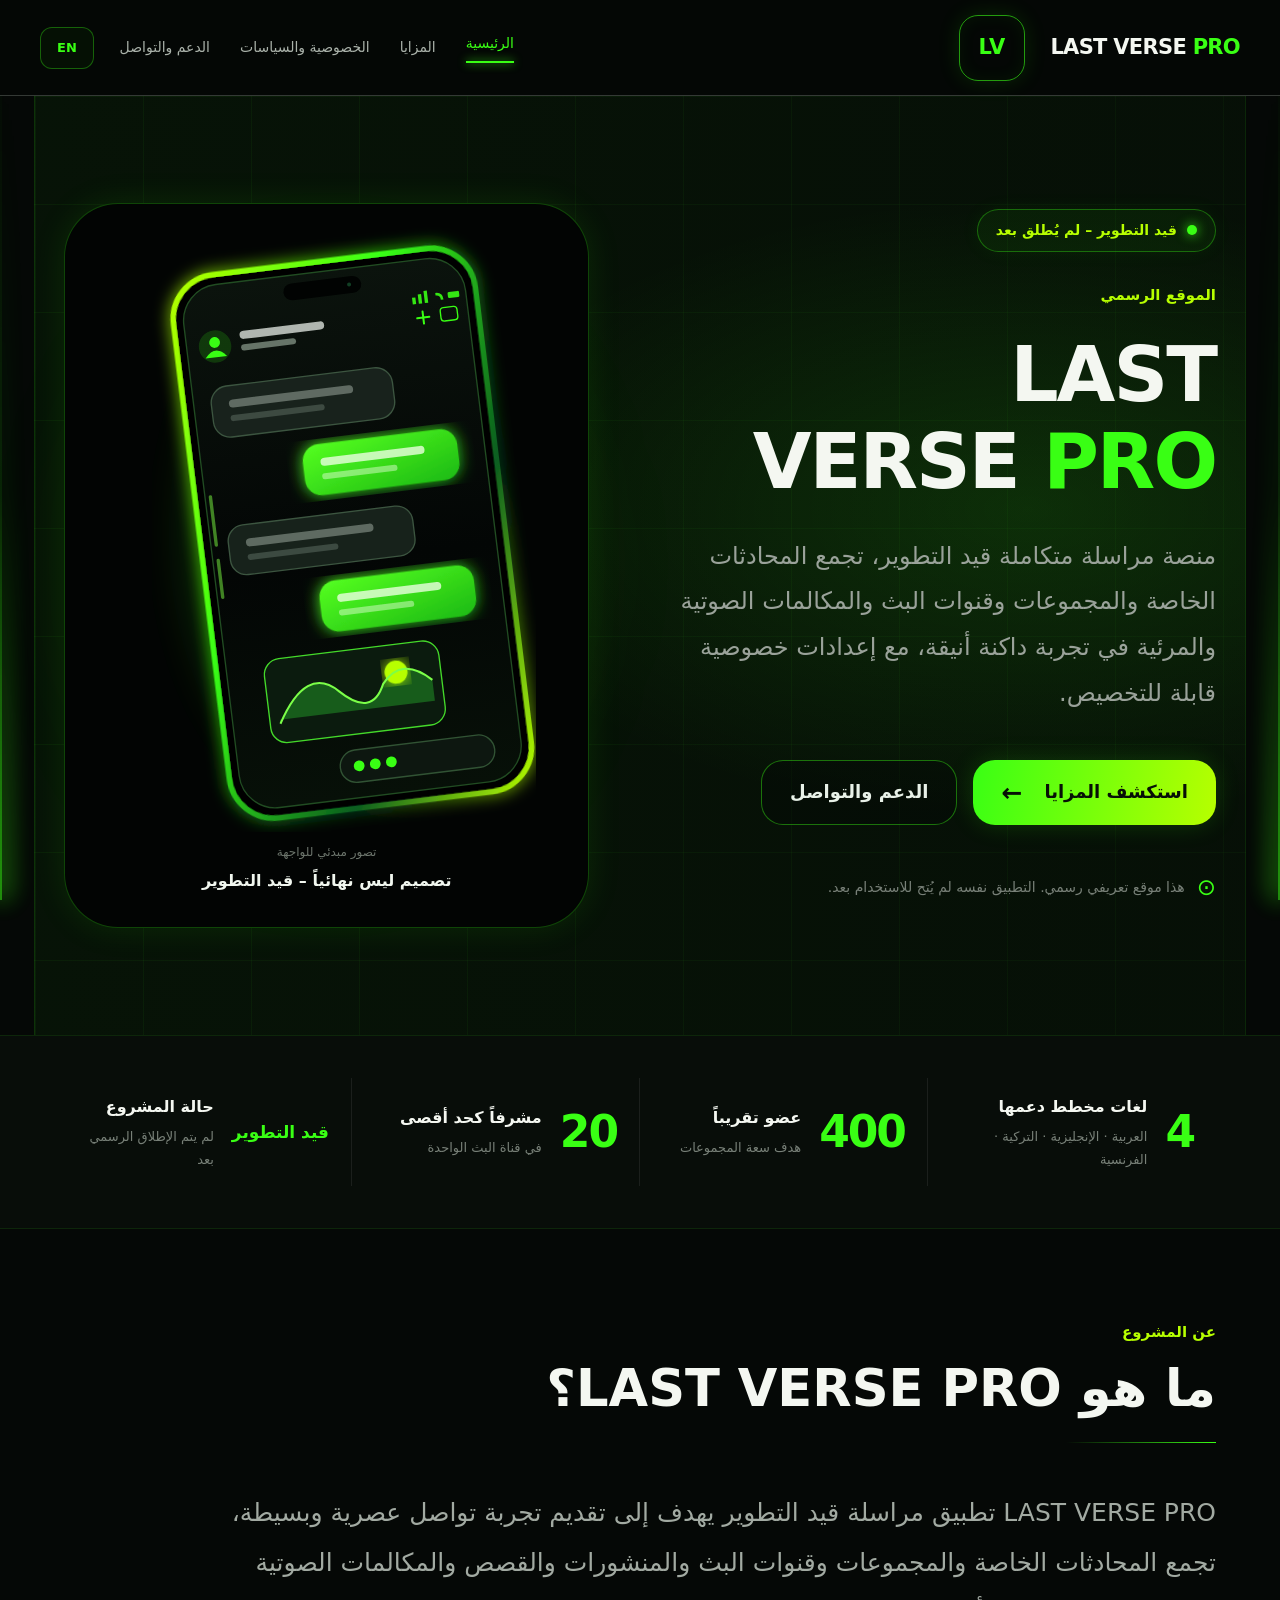
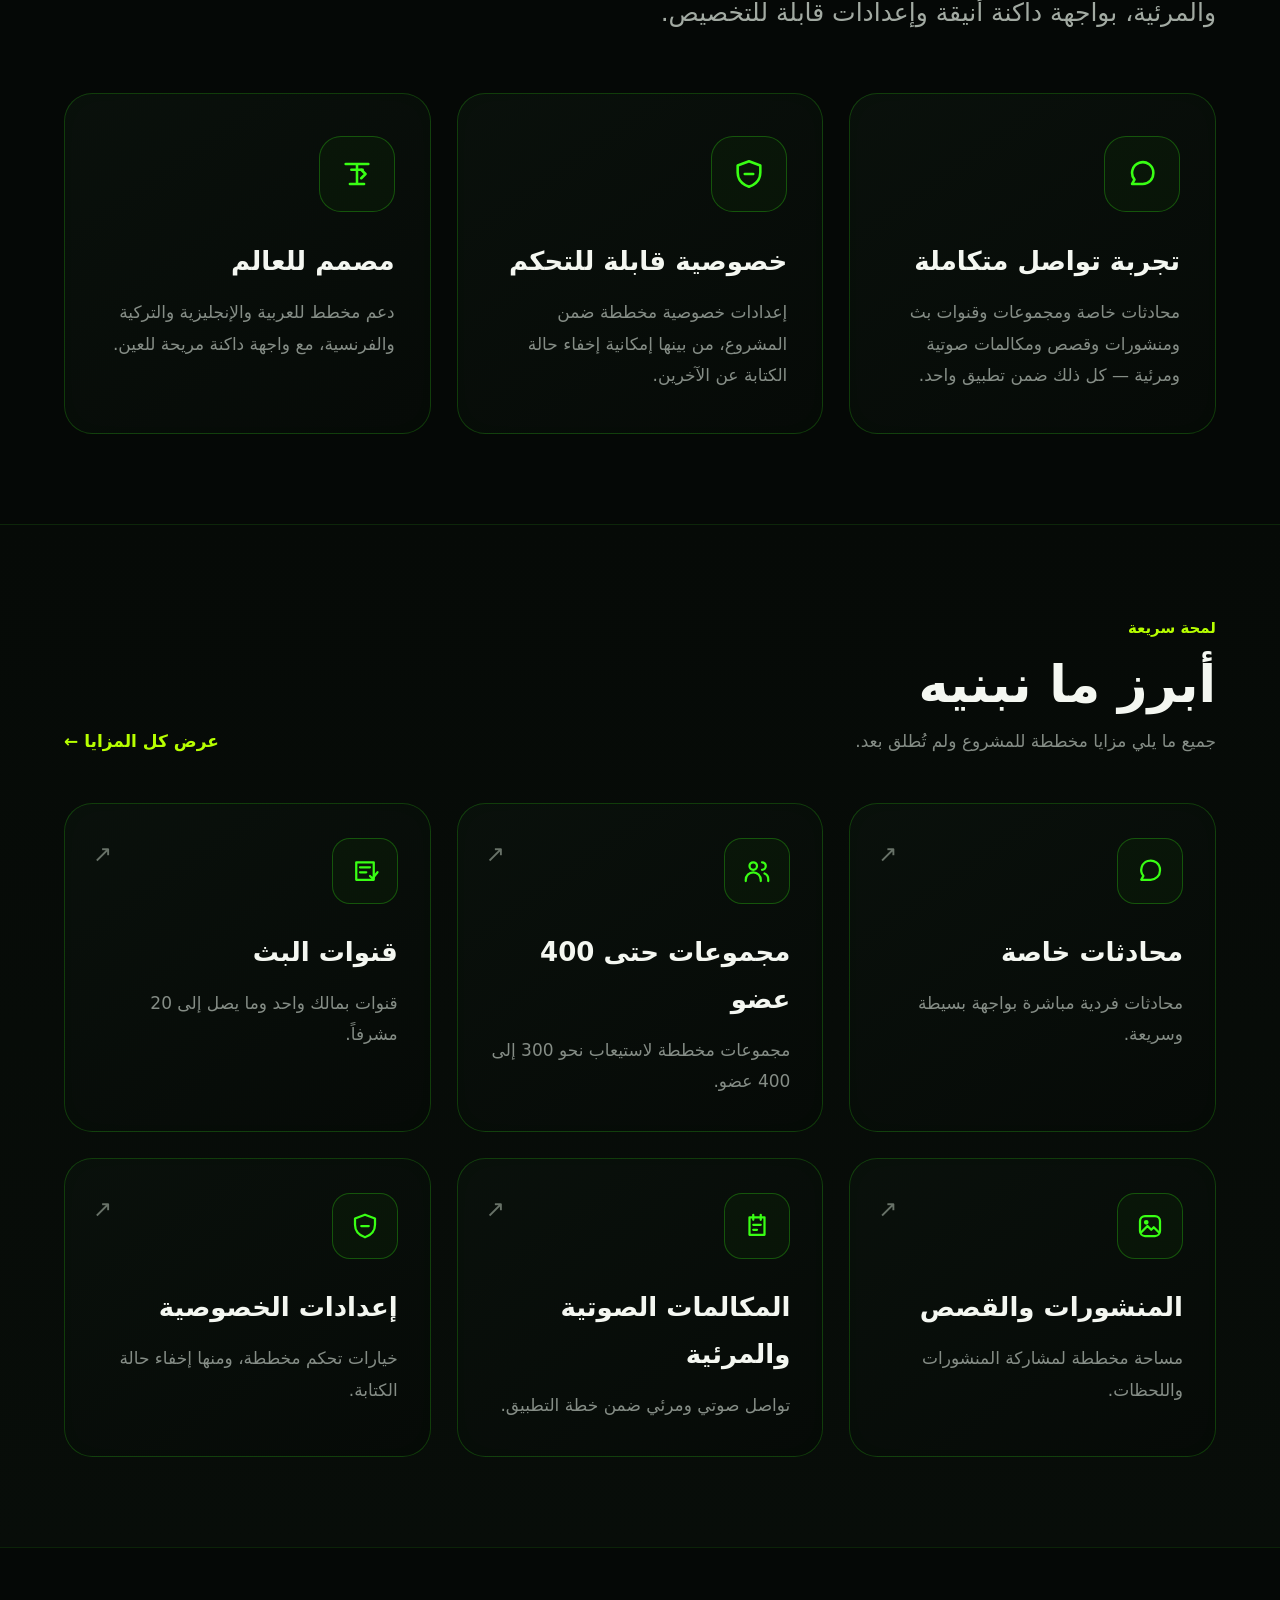
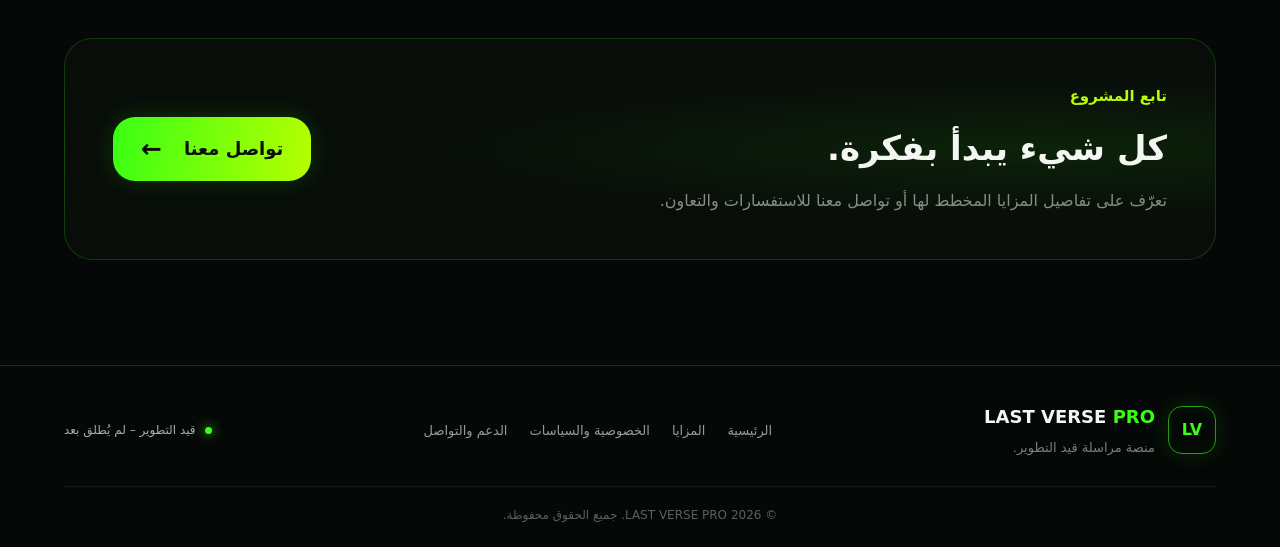
<file: index.html>
<!doctype html>
<html lang="ar" dir="rtl" data-page="index.html">
<head>
  <meta charset="utf-8"><meta name="viewport" content="width=device-width,initial-scale=1">
  <meta name="theme-color" content="#050806"><meta name="description" content="الموقع الرسمي لمشروع LAST VERSE PRO — تطبيق مراسلة قيد التطوير.">
  <title>LAST VERSE PRO — الموقع الرسمي</title><link rel="icon" href="assets/favicon.svg" type="image/svg+xml"><link rel="stylesheet" href="assets/style.css">
</head>
<body>
  <a class="skip-link" href="#main-content" data-i18n="skipToContent">تخطي إلى المحتوى</a>
  <div class="ambient ambient-left" aria-hidden="true"></div><div class="ambient ambient-right" aria-hidden="true"></div>
  <header class="site-header"><div class="nav-wrap">
    <button class="menu-toggle" type="button" aria-label="فتح القائمة" aria-expanded="false" aria-controls="site-navigation"><span></span><span></span><span></span></button>
    <a class="brand-name" href="index.html" aria-label="LAST VERSE PRO"><span>LAST VERSE</span> <b>PRO</b></a>
    <a class="brand-mark" href="index.html" aria-label="الرئيسية" data-i18n-aria-label="navHome" data-ar-aria-label="الرئيسية">LV</a>
    <nav class="main-nav" id="site-navigation" aria-label="التنقل الرئيسي" data-i18n-aria-label="navAria" data-ar-aria-label="التنقل الرئيسي">
      <a class="active" aria-current="page" href="index.html" data-i18n="navHome">الرئيسية</a><a href="features.html" data-i18n="navFeatures">المزايا</a><a href="policies.html" data-i18n="navPolicies">الخصوصية والسياسات</a><a href="support.html" data-i18n="navSupport">الدعم والتواصل</a>
    </nav>
    <button class="lang-toggle" type="button" aria-label="التبديل إلى الإنجليزية" title="تغيير اللغة">EN</button>
  </div></header>
  <main id="main-content">
    <section class="hero container">
      <div class="hero-copy">
        <div class="status-pill"><i></i><span data-i18n="status">قيد التطوير – لم يُطلق بعد</span></div>
        <p class="eyebrow" data-i18n="official">الموقع الرسمي</p>
        <h1>LAST VERSE <em>PRO</em></h1>
        <p class="hero-lead" data-i18n="heroLead">منصة مراسلة متكاملة قيد التطوير، تجمع المحادثات الخاصة والمجموعات وقنوات البث والمكالمات الصوتية والمرئية في تجربة داكنة أنيقة، مع إعدادات خصوصية قابلة للتخصيص.</p>
        <div class="hero-actions"><a class="btn btn-primary" href="features.html"><span data-i18n="explore">استكشف المزايا</span><span class="arrow">←</span></a><a class="btn btn-outline" href="support.html" data-i18n="contact">الدعم والتواصل</a></div>
        <p class="hero-note"><span class="note-dot">⊙</span><span data-i18n="note">هذا موقع تعريفي رسمي. التطبيق نفسه لم يُتح للاستخدام بعد.</span></p>
      </div>
      <div class="hero-art-wrap"><div class="art-glow"></div><div class="hero-art"><img src="assets/phone-visual.svg" alt="تصور مبدئي لهاتف يعرض واجهة مراسلة داكنة باللون الأخضر" data-i18n-alt="phoneAlt" data-ar-alt="تصور مبدئي لهاتف يعرض واجهة مراسلة داكنة باللون الأخضر"><div class="art-caption"><span data-i18n="concept">تصور مبدئي للواجهة</span><strong data-i18n="notFinal">تصميم ليس نهائياً – قيد التطوير</strong></div></div></div>
    </section>

    <section class="stats-section"><div class="container stats-grid">
      <div class="stat"><strong>4</strong><div><b data-i18n="statLanguages">لغات مخطط دعمها</b><span data-i18n="statLanguagesSub">العربية · الإنجليزية · التركية · الفرنسية</span></div></div>
      <div class="stat"><strong>400</strong><div><b data-i18n="statGroups">عضو تقريباً</b><span data-i18n="statGroupsSub">هدف سعة المجموعات</span></div></div>
      <div class="stat"><strong>20</strong><div><b data-i18n="statMods">مشرفاً كحد أقصى</b><span data-i18n="statModsSub">في قناة البث الواحدة</span></div></div>
      <div class="stat"><strong class="stat-word" data-i18n="inDev">قيد التطوير</strong><div><b data-i18n="statStatus">حالة المشروع</b><span data-i18n="statStatusSub">لم يتم الإطلاق الرسمي بعد</span></div></div>
    </div></section>

    <section class="section container about-section"><div class="section-heading"><p class="eyebrow" data-i18n="aboutLabel">عن المشروع</p><h2 data-i18n="aboutTitle">ما هو LAST VERSE PRO؟</h2><div class="heading-line"></div></div>
      <p class="about-text" data-i18n="aboutText">LAST VERSE PRO تطبيق مراسلة قيد التطوير يهدف إلى تقديم تجربة تواصل عصرية وبسيطة، تجمع المحادثات الخاصة والمجموعات وقنوات البث والمنشورات والقصص والمكالمات الصوتية والمرئية، بواجهة داكنة أنيقة وإعدادات قابلة للتخصيص.</p>
      <div class="intro-cards">
        <article class="info-card"><div class="icon-box"><svg viewBox="0 0 24 24"><path d="M20 11.5a7.5 7.5 0 0 1-7.5 7.5H5l1.7-3.1A7.5 7.5 0 1 1 20 11.5Z"/></svg></div><h3 data-i18n="cardConnectTitle">تجربة تواصل متكاملة</h3><p data-i18n="cardConnectText">محادثات خاصة ومجموعات وقنوات بث ومنشورات وقصص ومكالمات صوتية ومرئية — كل ذلك ضمن تطبيق واحد.</p></article>
        <article class="info-card"><div class="icon-box"><svg viewBox="0 0 24 24"><path d="M12 3 20 6v5c0 5-3.4 8.4-8 10-4.6-1.6-8-5-8-10V6l8-3Z"/><path d="M9 12h6"/></svg></div><h3 data-i18n="cardPrivacyTitle">خصوصية قابلة للتحكم</h3><p data-i18n="cardPrivacyText">إعدادات خصوصية مخططة ضمن المشروع، من بينها إمكانية إخفاء حالة الكتابة عن الآخرين.</p></article>
        <article class="info-card"><div class="icon-box"><svg viewBox="0 0 24 24"><path d="M4 5h16M12 5v14M7 19h10M8 9h8"/><path d="m15 9 3 3-3 3"/></svg></div><h3 data-i18n="cardWorldTitle">مصمم للعالم</h3><p data-i18n="cardWorldText">دعم مخطط للعربية والإنجليزية والتركية والفرنسية، مع واجهة داكنة مريحة للعين.</p></article>
      </div>
    </section>

    <section class="section feature-preview"><div class="container"><div class="section-top"><div><p class="eyebrow" data-i18n="previewLabel">لمحة سريعة</p><h2 data-i18n="previewTitle">أبرز ما نبنيه</h2><p class="muted" data-i18n="previewText">جميع ما يلي مزايا مخططة للمشروع ولم تُطلق بعد.</p></div><a class="text-link" href="features.html"><span data-i18n="allFeatures">عرض كل المزايا</span> ←</a></div>
      <div class="preview-grid">
        <a class="feature-card" href="features.html"><span class="feature-icon"><svg viewBox="0 0 24 24"><path d="M20 11.5a7.5 7.5 0 0 1-7.5 7.5H5l1.7-3.1A7.5 7.5 0 1 1 20 11.5Z"/></svg></span><span class="card-arrow">↗</span><h3 data-i18n="privateChats">محادثات خاصة</h3><p data-i18n="privateChatsText">محادثات فردية مباشرة بواجهة بسيطة وسريعة.</p></a>
        <a class="feature-card" href="features.html"><span class="feature-icon"><svg viewBox="0 0 24 24"><circle cx="9" cy="8" r="3"/><path d="M3 20v-1a6 6 0 0 1 12 0v1M16 5a3 3 0 0 1 0 6M18 14a5 5 0 0 1 3 5v1"/></svg></span><span class="card-arrow">↗</span><h3 data-i18n="groups">مجموعات حتى 400 عضو</h3><p data-i18n="groupsText">مجموعات مخططة لاستيعاب نحو 300 إلى 400 عضو.</p></a>
        <a class="feature-card" href="features.html"><span class="feature-icon"><svg viewBox="0 0 24 24"><path d="M5 5h14v14H5zM8 9h8M8 13h5"/><path d="m16 16 2 2 4-5"/></svg></span><span class="card-arrow">↗</span><h3 data-i18n="broadcast">قنوات البث</h3><p data-i18n="broadcastText">قنوات بمالك واحد وما يصل إلى 20 مشرفاً.</p></a>
        <a class="feature-card" href="features.html"><span class="feature-icon"><svg viewBox="0 0 24 24"><rect x="4" y="4" width="16" height="16" rx="4"/><circle cx="9" cy="9" r="1"/><path d="m5 17 5-5 3 3 2-2 4 4"/></svg></span><span class="card-arrow">↗</span><h3 data-i18n="stories">المنشورات والقصص</h3><p data-i18n="storiesText">مساحة مخططة لمشاركة المنشورات واللحظات.</p></a>
        <a class="feature-card" href="features.html"><span class="feature-icon"><svg viewBox="0 0 24 24"><path d="M6 5h12v14H6zM9 3v4M15 3v4M9 11h6M9 15h3"/></svg></span><span class="card-arrow">↗</span><h3 data-i18n="calls">المكالمات الصوتية والمرئية</h3><p data-i18n="callsText">تواصل صوتي ومرئي ضمن خطة التطبيق.</p></a>
        <a class="feature-card" href="features.html"><span class="feature-icon"><svg viewBox="0 0 24 24"><path d="M12 3 20 6v5c0 5-3.4 8.4-8 10-4.6-1.6-8-5-8-10V6l8-3Z"/><path d="M9 12h6"/></svg></span><span class="card-arrow">↗</span><h3 data-i18n="privacySettings">إعدادات الخصوصية</h3><p data-i18n="privacySettingsText">خيارات تحكم مخططة، ومنها إخفاء حالة الكتابة.</p></a>
      </div>
    </div></section>
    <section class="closing-cta container"><div><p class="eyebrow" data-i18n="followProject">تابع المشروع</p><h2 data-i18n="closingTitle">كل شيء يبدأ بفكرة.</h2><p data-i18n="closingText">تعرّف على تفاصيل المزايا المخطط لها أو تواصل معنا للاستفسارات والتعاون.</p></div><a class="btn btn-primary" href="support.html" ><span data-i18n="contactUs">تواصل معنا</span><span class="arrow" aria-hidden="true">←</span></a></section>
  </main>
  <footer class="site-footer"><div class="container footer-inner"><div class="footer-brand"><span class="brand-mark small">LV</span><div><b>LAST VERSE <em>PRO</em></b><p data-i18n="footerDesc">منصة مراسلة قيد التطوير.</p></div></div><div class="footer-links"><a href="index.html" data-i18n="navHome">الرئيسية</a><a href="features.html" data-i18n="navFeatures">المزايا</a><a href="policies.html" data-i18n="navPolicies">الخصوصية والسياسات</a><a href="support.html" data-i18n="navSupport">الدعم والتواصل</a></div><div class="footer-status"><i></i><span data-i18n="status">قيد التطوير – لم يُطلق بعد</span></div></div><div class="container copyright">© <span id="year"></span> LAST VERSE PRO. <span data-i18n="rights">جميع الحقوق محفوظة.</span></div></footer>
  <script src="assets/script.js"></script>
</body></html>
</file>
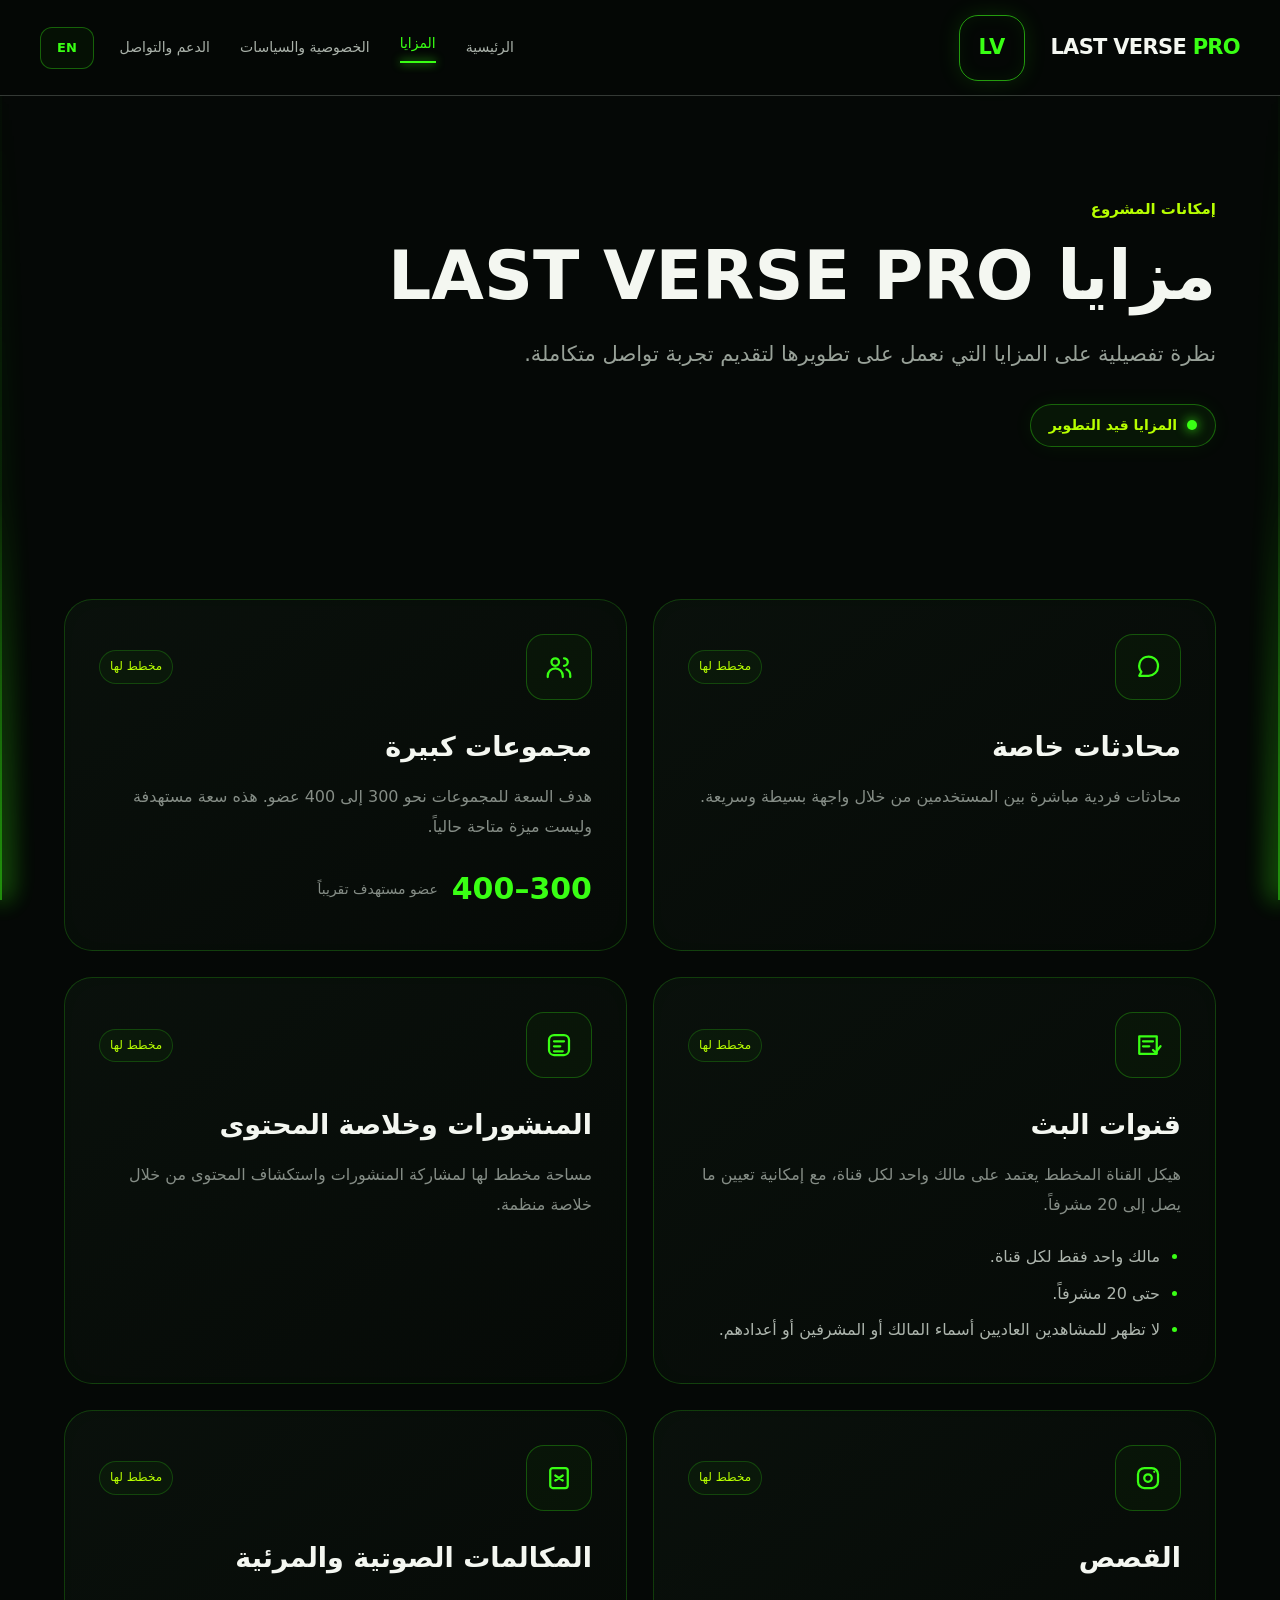
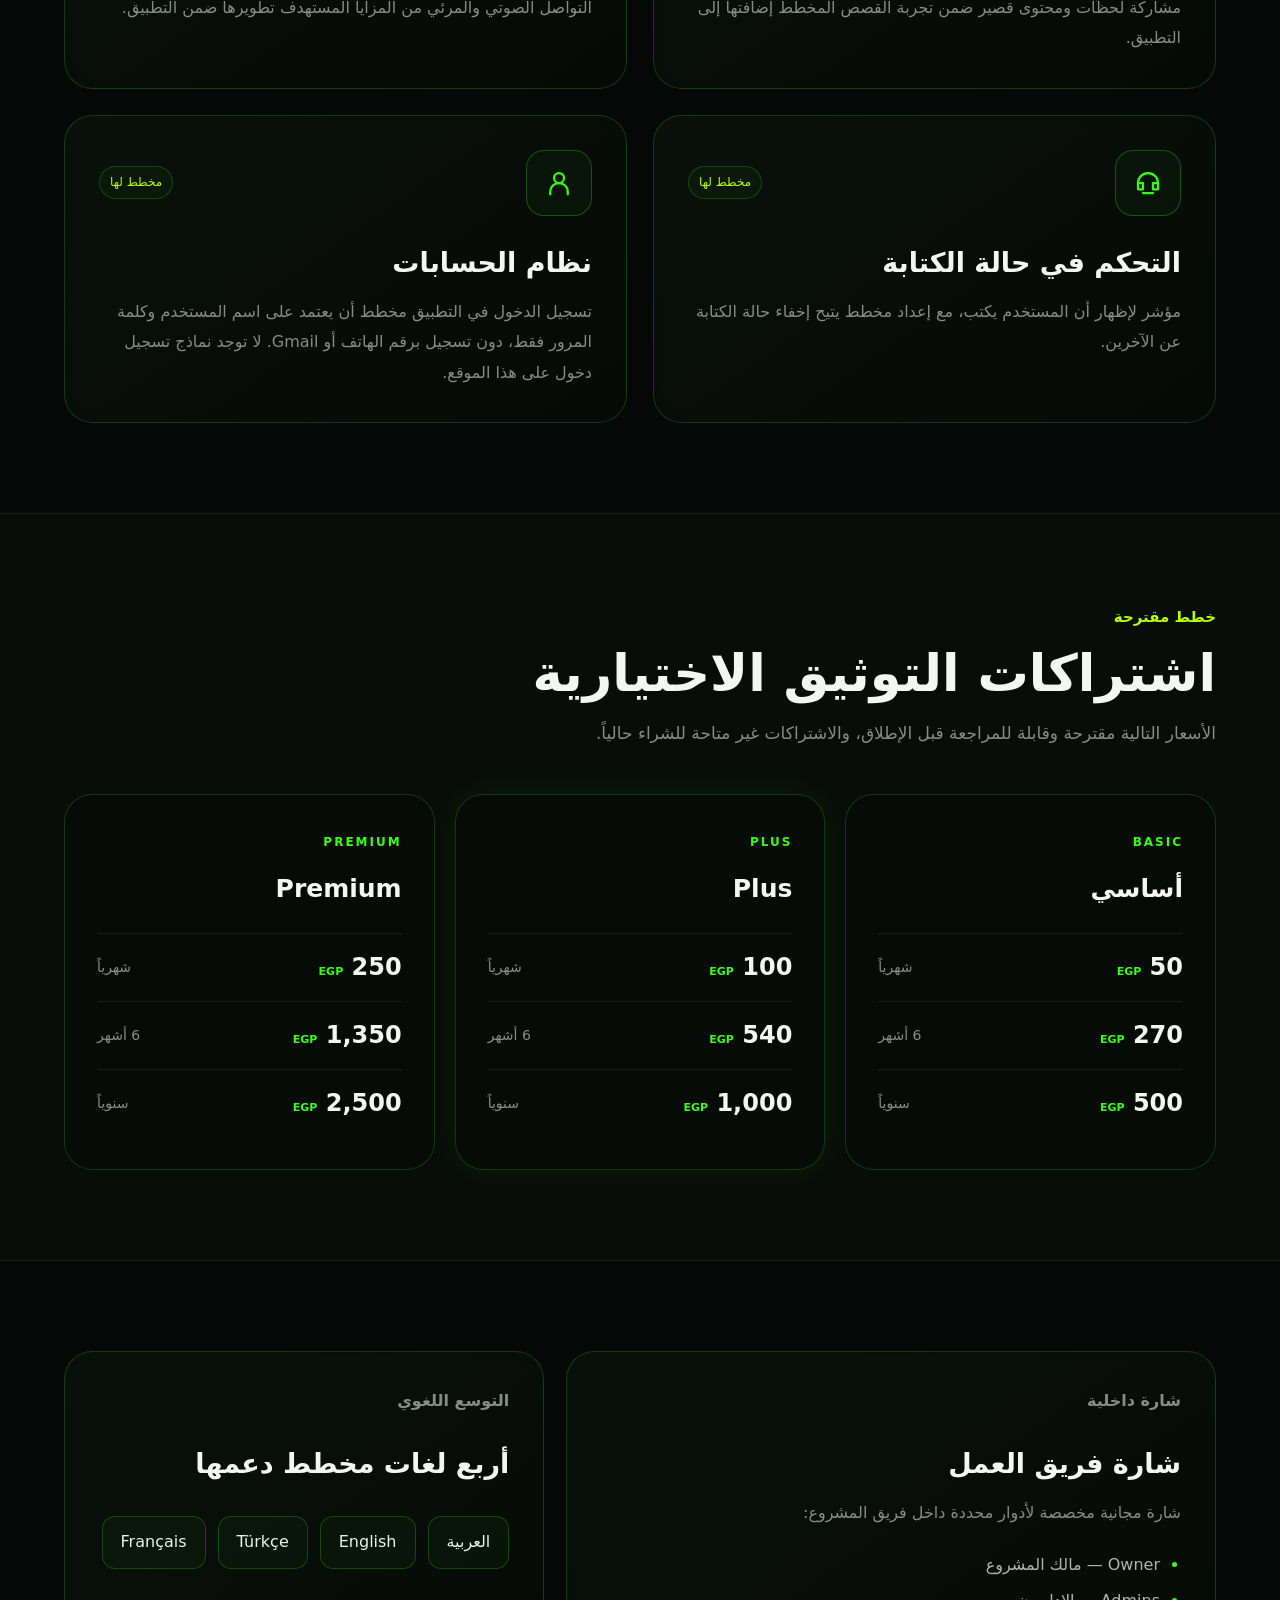
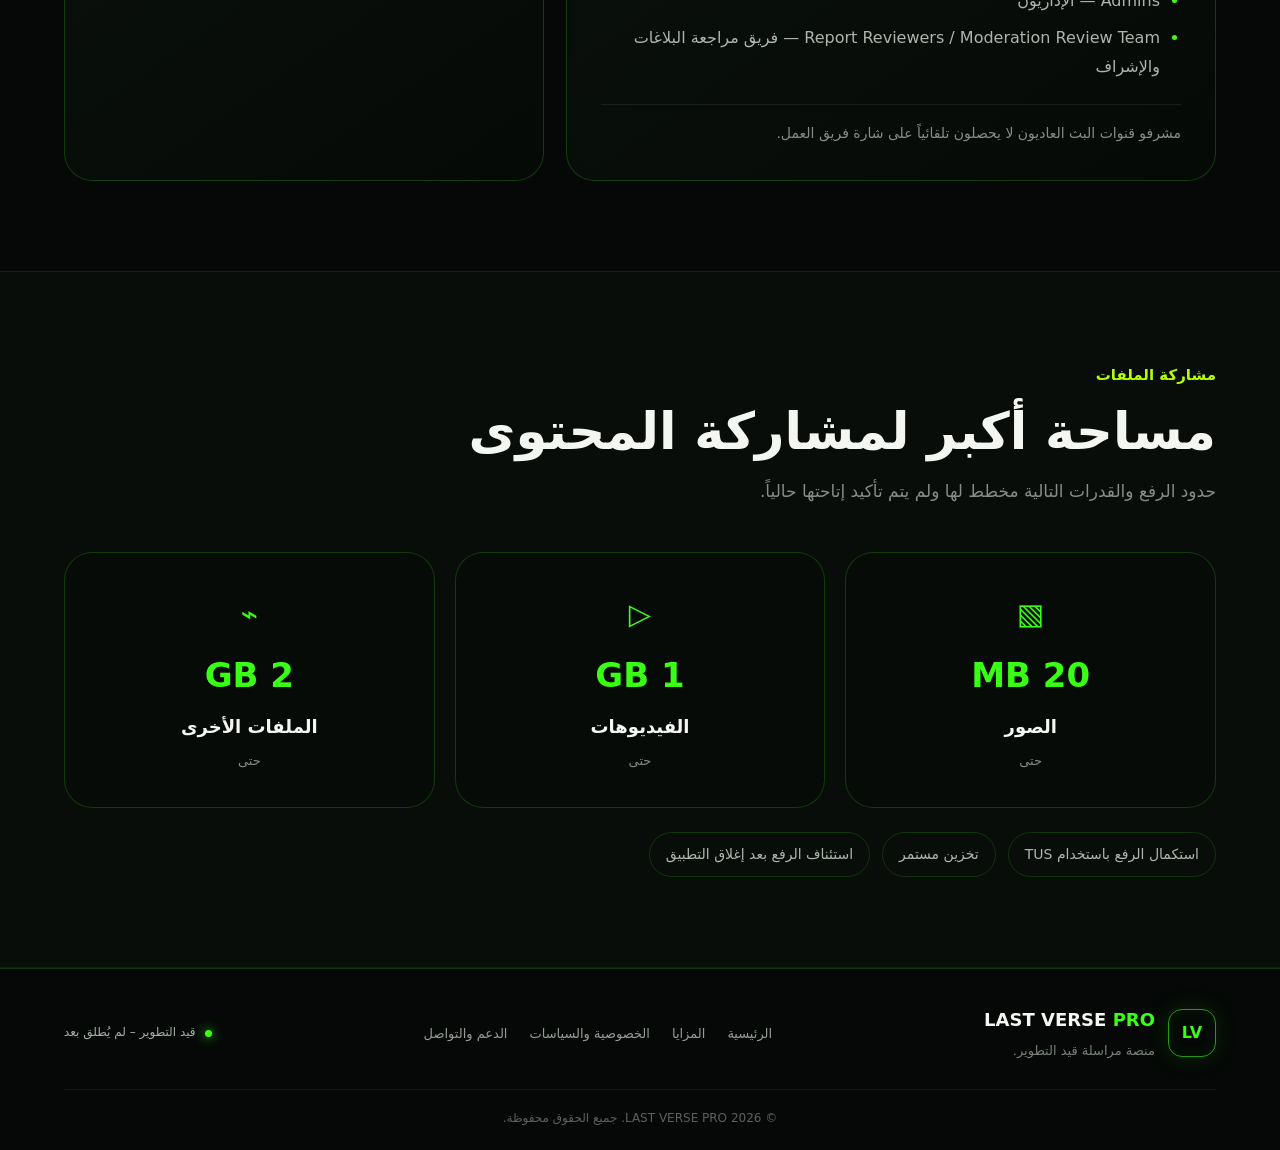
<file: features.html>
<!doctype html><html lang="ar" dir="rtl" data-page="features.html"><head><meta charset="utf-8"><meta name="viewport" content="width=device-width,initial-scale=1"><meta name="theme-color" content="#050806"><meta name="description" content="مزايا LAST VERSE PRO المخطط تطويرها."><title>المزايا — LAST VERSE PRO</title><link rel="icon" href="assets/favicon.svg" type="image/svg+xml"><link rel="stylesheet" href="assets/style.css"></head><body>
  <a class="skip-link" href="#main-content" data-i18n="skipToContent">تخطي إلى المحتوى</a><div class="ambient ambient-left" aria-hidden="true"></div><div class="ambient ambient-right" aria-hidden="true"></div>
<header class="site-header"><div class="nav-wrap"><button class="menu-toggle" type="button" aria-label="فتح القائمة" aria-expanded="false" aria-controls="site-navigation"><span></span><span></span><span></span></button><a class="brand-name" href="index.html">LAST VERSE <b>PRO</b></a><a class="brand-mark" href="index.html" aria-label="الرئيسية" data-i18n-aria-label="navHome" data-ar-aria-label="الرئيسية">LV</a><nav class="main-nav" id="site-navigation" aria-label="التنقل الرئيسي" data-i18n-aria-label="navAria" data-ar-aria-label="التنقل الرئيسي"><a href="index.html" data-i18n="navHome">الرئيسية</a><a class="active" aria-current="page" href="features.html" data-i18n="navFeatures">المزايا</a><a href="policies.html" data-i18n="navPolicies">الخصوصية والسياسات</a><a href="support.html" data-i18n="navSupport">الدعم والتواصل</a></nav><button class="lang-toggle" type="button" aria-label="التبديل إلى الإنجليزية" title="تغيير اللغة">EN</button></div></header>
<main id="main-content"><section class="page-hero container"><p class="eyebrow" data-i18n="featureEyebrow">إمكانات المشروع</p><h1 data-i18n="featureHero">مزايا LAST VERSE PRO</h1><p class="page-lead" data-i18n="featureLead">نظرة تفصيلية على المزايا التي نعمل على تطويرها لتقديم تجربة تواصل متكاملة.</p><div class="status-pill"><i></i><span data-i18n="allPlanned">المزايا قيد التطوير</span></div></section>
<section class="section container feature-detail-grid">
<article class="detail-card"><div class="detail-head"><span class="feature-icon"><svg viewBox="0 0 24 24"><path d="M20 11.5a7.5 7.5 0 0 1-7.5 7.5H5l1.7-3.1A7.5 7.5 0 1 1 20 11.5Z"/></svg></span><span class="planned-tag" data-i18n="planned">مخطط لها</span></div><h2 data-i18n="privateChats">محادثات خاصة</h2><p data-i18n="dPrivate">محادثات فردية مباشرة بين المستخدمين من خلال واجهة بسيطة وسريعة.</p></article>
<article class="detail-card"><div class="detail-head"><span class="feature-icon"><svg viewBox="0 0 24 24"><circle cx="9" cy="8" r="3"/><path d="M3 20v-1a6 6 0 0 1 12 0v1M16 5a3 3 0 0 1 0 6M18 14a5 5 0 0 1 3 5v1"/></svg></span><span class="planned-tag" data-i18n="planned">مخطط لها</span></div><h2 data-i18n="groups">مجموعات كبيرة</h2><p data-i18n="dGroups">هدف السعة للمجموعات نحو 300 إلى 400 عضو. هذه سعة مستهدفة وليست ميزة متاحة حالياً.</p><div class="metric-line"><strong>300–400</strong><span data-i18n="memberTarget">عضو مستهدف تقريباً</span></div></article>
<article class="detail-card"><div class="detail-head"><span class="feature-icon"><svg viewBox="0 0 24 24"><path d="M5 5h14v14H5zM8 9h8M8 13h5"/><path d="m16 16 2 2 4-5"/></svg></span><span class="planned-tag" data-i18n="planned">مخطط لها</span></div><h2 data-i18n="broadcast">قنوات البث</h2><p data-i18n="dBroadcast">هيكل القناة المخطط يعتمد على مالك واحد لكل قناة، مع إمكانية تعيين ما يصل إلى 20 مشرفاً.</p><ul class="check-list"><li data-i18n="channelOne">مالك واحد فقط لكل قناة.</li><li data-i18n="channelTwenty">حتى 20 مشرفاً.</li><li data-i18n="channelHidden">لا تظهر للمشاهدين العاديين أسماء المالك أو المشرفين أو أعدادهم.</li></ul></article>
<article class="detail-card"><div class="detail-head"><span class="feature-icon"><svg viewBox="0 0 24 24"><rect x="4" y="4" width="16" height="16" rx="4"/><path d="M8 9h8M8 13h5M8 17h7"/></svg></span><span class="planned-tag" data-i18n="planned">مخطط لها</span></div><h2 data-i18n="feed">المنشورات وخلاصة المحتوى</h2><p data-i18n="dFeed">مساحة مخطط لها لمشاركة المنشورات واستكشاف المحتوى من خلال خلاصة منظمة.</p></article>
<article class="detail-card"><div class="detail-head"><span class="feature-icon"><svg viewBox="0 0 24 24"><rect x="4" y="4" width="16" height="16" rx="5"/><circle cx="12" cy="12" r="3"/><path d="M17 7h.01"/></svg></span><span class="planned-tag" data-i18n="planned">مخطط لها</span></div><h2 data-i18n="stories">القصص</h2><p data-i18n="dStories">مشاركة لحظات ومحتوى قصير ضمن تجربة القصص المخطط إضافتها إلى التطبيق.</p></article>
<article class="detail-card"><div class="detail-head"><span class="feature-icon"><svg viewBox="0 0 24 24"><path d="M7 4h10a2 2 0 0 1 2 2v12a2 2 0 0 1-2 2H7a2 2 0 0 1-2-2V6a2 2 0 0 1 2-2Z"/><path d="m9 10 6 4M15 10l-6 4"/></svg></span><span class="planned-tag" data-i18n="planned">مخطط لها</span></div><h2 data-i18n="calls">المكالمات الصوتية والمرئية</h2><p data-i18n="dCalls">التواصل الصوتي والمرئي من المزايا المستهدف تطويرها ضمن التطبيق.</p></article>
<article class="detail-card"><div class="detail-head"><span class="feature-icon"><svg viewBox="0 0 24 24"><path d="M4 12a8 8 0 1 1 16 0"/><path d="M4 12v5h4v-5H4ZM16 12v5h4v-5h-4Z"/><path d="M8 20h8"/></svg></span><span class="planned-tag" data-i18n="planned">مخطط لها</span></div><h2 data-i18n="typing">التحكم في حالة الكتابة</h2><p data-i18n="dTyping">مؤشر لإظهار أن المستخدم يكتب، مع إعداد مخطط يتيح إخفاء حالة الكتابة عن الآخرين.</p></article>
<article class="detail-card"><div class="detail-head"><span class="feature-icon"><svg viewBox="0 0 24 24"><circle cx="12" cy="8" r="4"/><path d="M5 21v-2a7 7 0 0 1 14 0v2"/></svg></span><span class="planned-tag" data-i18n="planned">مخطط لها</span></div><h2 data-i18n="account">نظام الحسابات</h2><p data-i18n="dAccount">تسجيل الدخول في التطبيق مخطط أن يعتمد على اسم المستخدم وكلمة المرور فقط، دون تسجيل برقم الهاتف أو Gmail. لا توجد نماذج تسجيل دخول على هذا الموقع.</p></article>
</section>
<section class="section pricing-section"><div class="container"><div class="section-heading"><p class="eyebrow" data-i18n="verificationLabel">خطط مقترحة</p><h2 data-i18n="verificationTitle">اشتراكات التوثيق الاختيارية</h2><p class="muted" data-i18n="verificationNote">الأسعار التالية مقترحة وقابلة للمراجعة قبل الإطلاق، والاشتراكات غير متاحة للشراء حالياً.</p></div><div class="pricing-grid">
<div class="price-card"><span class="price-name">BASIC</span><h3 data-i18n="basic">أساسي</h3><div class="price-row"><b>50 <small>EGP</small></b><span data-i18n="monthly">شهرياً</span></div><div class="price-row"><b>270 <small>EGP</small></b><span data-i18n="sixMonths">6 أشهر</span></div><div class="price-row"><b>500 <small>EGP</small></b><span data-i18n="yearly">سنوياً</span></div></div>
<div class="price-card featured-price"><span class="price-name">PLUS</span><h3>Plus</h3><div class="price-row"><b>100 <small>EGP</small></b><span data-i18n="monthly">شهرياً</span></div><div class="price-row"><b>540 <small>EGP</small></b><span data-i18n="sixMonths">6 أشهر</span></div><div class="price-row"><b>1,000 <small>EGP</small></b><span data-i18n="yearly">سنوياً</span></div></div>
<div class="price-card"><span class="price-name">PREMIUM</span><h3>Premium</h3><div class="price-row"><b>250 <small>EGP</small></b><span data-i18n="monthly">شهرياً</span></div><div class="price-row"><b>1,350 <small>EGP</small></b><span data-i18n="sixMonths">6 أشهر</span></div><div class="price-row"><b>2,500 <small>EGP</small></b><span data-i18n="yearly">سنوياً</span></div></div></div></div></section>
<section class="section container two-col-section"><article class="detail-card staff-card"><p class="eyebrow" data-i18n="staffLabel">شارة داخلية</p><h2 data-i18n="staffTitle">شارة فريق العمل</h2><p data-i18n="staffText">شارة مجانية مخصصة لأدوار محددة داخل فريق المشروع:</p><ul class="check-list"><li>Owner — <span data-i18n="owner">مالك المشروع</span></li><li>Admins — <span data-i18n="admins">الإداريون</span></li><li>Report Reviewers / Moderation Review Team — <span data-i18n="reviewers">فريق مراجعة البلاغات والإشراف</span></li></ul><p class="small-note" data-i18n="staffNote">مشرفو قنوات البث العاديون لا يحصلون تلقائياً على شارة فريق العمل.</p></article><article class="detail-card languages-card"><p class="eyebrow" data-i18n="languagesLabel">التوسع اللغوي</p><h2 data-i18n="languagesTitle">أربع لغات مخطط دعمها</h2><div class="language-list"><span>العربية</span><span>English</span><span>Türkçe</span><span>Français</span></div></article></section>
<section class="section upload-section"><div class="container"><div class="section-heading"><p class="eyebrow" data-i18n="uploadLabel">مشاركة الملفات</p><h2 data-i18n="uploadTitle">مساحة أكبر لمشاركة المحتوى</h2><p class="muted" data-i18n="uploadNote">حدود الرفع والقدرات التالية مخطط لها ولم يتم تأكيد إتاحتها حالياً.</p></div><div class="upload-grid"><div class="upload-card"><span class="upload-symbol">▧</span><strong>20 MB</strong><b data-i18n="photos">الصور</b><span data-i18n="upTo">حتى</span></div><div class="upload-card"><span class="upload-symbol">▷</span><strong>1 GB</strong><b data-i18n="videos">الفيديوهات</b><span data-i18n="upTo">حتى</span></div><div class="upload-card"><span class="upload-symbol">⌁</span><strong>2 GB</strong><b data-i18n="otherFiles">الملفات الأخرى</b><span data-i18n="upTo">حتى</span></div></div><div class="upload-notes"><span data-i18n="tus">استكمال الرفع باستخدام TUS</span><span data-i18n="persistent">تخزين مستمر</span><span data-i18n="resume">استئناف الرفع بعد إغلاق التطبيق</span></div></div></section>
</main><footer class="site-footer"><div class="container footer-inner"><div class="footer-brand"><span class="brand-mark small">LV</span><div><b>LAST VERSE <em>PRO</em></b><p data-i18n="footerDesc">منصة مراسلة قيد التطوير.</p></div></div><div class="footer-links"><a href="index.html" data-i18n="navHome">الرئيسية</a><a href="features.html" data-i18n="navFeatures">المزايا</a><a href="policies.html" data-i18n="navPolicies">الخصوصية والسياسات</a><a href="support.html" data-i18n="navSupport">الدعم والتواصل</a></div><div class="footer-status"><i></i><span data-i18n="status">قيد التطوير – لم يُطلق بعد</span></div></div><div class="container copyright">© <span id="year"></span> LAST VERSE PRO. <span data-i18n="rights">جميع الحقوق محفوظة.</span></div></footer><script src="assets/script.js"></script></body></html>
</file>
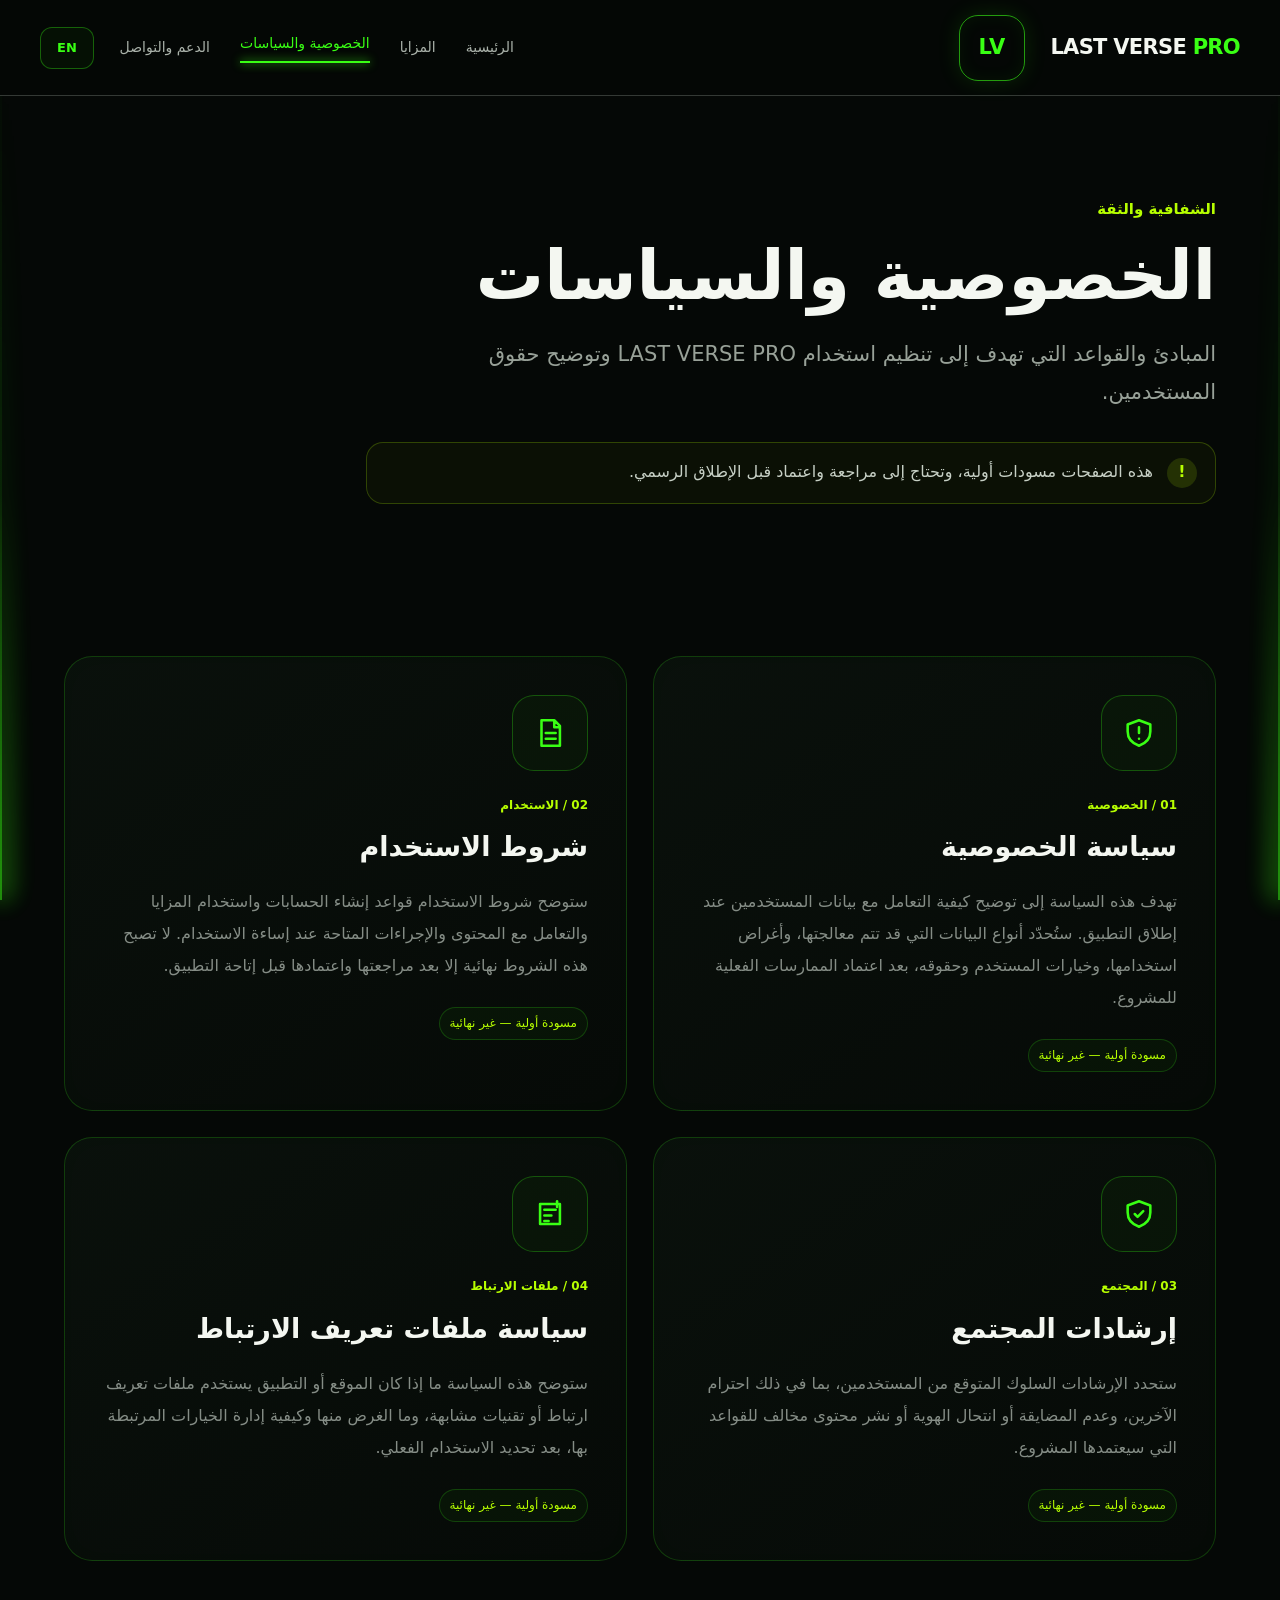
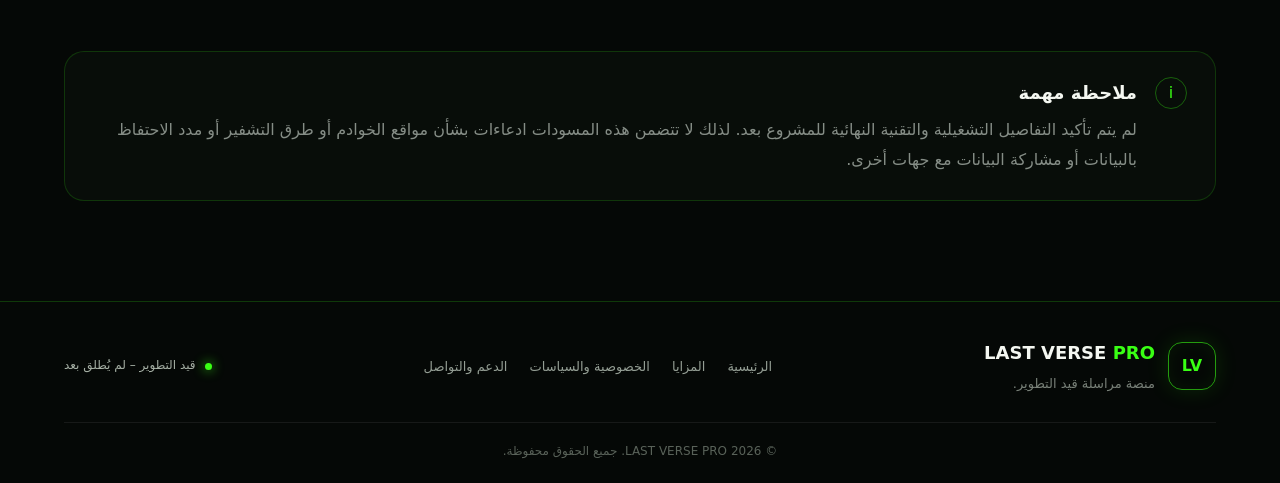
<file: policies.html>
<!doctype html><html lang="ar" dir="rtl" data-page="policies.html"><head><meta charset="utf-8"><meta name="viewport" content="width=device-width,initial-scale=1"><meta name="theme-color" content="#050806"><meta name="description" content="مسودات الخصوصية والسياسات الخاصة بمشروع LAST VERSE PRO."><title>الخصوصية والسياسات — LAST VERSE PRO</title><link rel="icon" href="assets/favicon.svg" type="image/svg+xml"><link rel="stylesheet" href="assets/style.css"></head><body>
  <a class="skip-link" href="#main-content" data-i18n="skipToContent">تخطي إلى المحتوى</a><div class="ambient ambient-left" aria-hidden="true"></div><div class="ambient ambient-right" aria-hidden="true"></div>
<header class="site-header"><div class="nav-wrap"><button class="menu-toggle" type="button" aria-label="فتح القائمة" aria-expanded="false" aria-controls="site-navigation"><span></span><span></span><span></span></button><a class="brand-name" href="index.html">LAST VERSE <b>PRO</b></a><a class="brand-mark" href="index.html" aria-label="الرئيسية" data-i18n-aria-label="navHome" data-ar-aria-label="الرئيسية">LV</a><nav class="main-nav" id="site-navigation" aria-label="التنقل الرئيسي" data-i18n-aria-label="navAria" data-ar-aria-label="التنقل الرئيسي"><a href="index.html" data-i18n="navHome">الرئيسية</a><a href="features.html" data-i18n="navFeatures">المزايا</a><a class="active" aria-current="page" href="policies.html" data-i18n="navPolicies">الخصوصية والسياسات</a><a href="support.html" data-i18n="navSupport">الدعم والتواصل</a></nav><button class="lang-toggle" type="button" aria-label="التبديل إلى الإنجليزية" title="تغيير اللغة">EN</button></div></header>
<main id="main-content"><section class="page-hero container"><p class="eyebrow" data-i18n="policyEyebrow">الشفافية والثقة</p><h1 data-i18n="policyHero">الخصوصية والسياسات</h1><p class="page-lead" data-i18n="policyLead">المبادئ والقواعد التي تهدف إلى تنظيم استخدام LAST VERSE PRO وتوضيح حقوق المستخدمين.</p><div class="draft-alert"><span>!</span><p data-i18n="draftAlert">هذه الصفحات مسودات أولية، وتحتاج إلى مراجعة واعتماد قبل الإطلاق الرسمي.</p></div></section>
<section class="section container policy-grid">
<article class="policy-card"><div class="policy-icon"><svg viewBox="0 0 24 24"><path d="M12 3 20 6v5c0 5-3.4 8.4-8 10-4.6-1.6-8-5-8-10V6l8-3Z"/><path d="M12 8v4M12 16h.01"/></svg></div><p class="eyebrow" data-i18n="policyOne">01 / الخصوصية</p><h2 data-i18n="privacyPolicy">سياسة الخصوصية</h2><p data-i18n="privacyPolicyText">تهدف هذه السياسة إلى توضيح كيفية التعامل مع بيانات المستخدمين عند إطلاق التطبيق. ستُحدّد أنواع البيانات التي قد تتم معالجتها، وأغراض استخدامها، وخيارات المستخدم وحقوقه، بعد اعتماد الممارسات الفعلية للمشروع.</p><div class="draft-label" data-i18n="draftOnly">مسودة أولية — غير نهائية</div></article>
<article class="policy-card"><div class="policy-icon"><svg viewBox="0 0 24 24"><path d="M6 3h9l4 4v14H6zM15 3v5h4M9 12h7M9 16h7"/></svg></div><p class="eyebrow" data-i18n="policyTwo">02 / الاستخدام</p><h2 data-i18n="terms">شروط الاستخدام</h2><p data-i18n="termsText">ستوضح شروط الاستخدام قواعد إنشاء الحسابات واستخدام المزايا والتعامل مع المحتوى والإجراءات المتاحة عند إساءة الاستخدام. لا تصبح هذه الشروط نهائية إلا بعد مراجعتها واعتمادها قبل إتاحة التطبيق.</p><div class="draft-label" data-i18n="draftOnly">مسودة أولية — غير نهائية</div></article>
<article class="policy-card"><div class="policy-icon"><svg viewBox="0 0 24 24"><path d="M12 3 20 6v5c0 5-3.4 8.4-8 10-4.6-1.6-8-5-8-10V6l8-3Z"/><path d="m9 12 2 2 4-4"/></svg></div><p class="eyebrow" data-i18n="policyThree">03 / المجتمع</p><h2 data-i18n="community">إرشادات المجتمع</h2><p data-i18n="communityText">ستحدد الإرشادات السلوك المتوقع من المستخدمين، بما في ذلك احترام الآخرين، وعدم المضايقة أو انتحال الهوية أو نشر محتوى مخالف للقواعد التي سيعتمدها المشروع.</p><div class="draft-label" data-i18n="draftOnly">مسودة أولية — غير نهائية</div></article>
<article class="policy-card"><div class="policy-icon"><svg viewBox="0 0 24 24"><path d="M5 5h14v14H5z"/><path d="M8 9h8M8 13h5M8 17h3"/><path d="M17 3v4"/></svg></div><p class="eyebrow" data-i18n="policyFour">04 / ملفات الارتباط</p><h2 data-i18n="cookies">سياسة ملفات تعريف الارتباط</h2><p data-i18n="cookiesText">ستوضح هذه السياسة ما إذا كان الموقع أو التطبيق يستخدم ملفات تعريف ارتباط أو تقنيات مشابهة، وما الغرض منها وكيفية إدارة الخيارات المرتبطة بها، بعد تحديد الاستخدام الفعلي.</p><div class="draft-label" data-i18n="draftOnly">مسودة أولية — غير نهائية</div></article>
</section><section class="container policy-bottom"><div class="policy-bottom-icon">i</div><div><h3 data-i18n="policyImportant">ملاحظة مهمة</h3><p data-i18n="policyImportantText">لم يتم تأكيد التفاصيل التشغيلية والتقنية النهائية للمشروع بعد. لذلك لا تتضمن هذه المسودات ادعاءات بشأن مواقع الخوادم أو طرق التشفير أو مدد الاحتفاظ بالبيانات أو مشاركة البيانات مع جهات أخرى.</p></div></section></main>
<footer class="site-footer"><div class="container footer-inner"><div class="footer-brand"><span class="brand-mark small">LV</span><div><b>LAST VERSE <em>PRO</em></b><p data-i18n="footerDesc">منصة مراسلة قيد التطوير.</p></div></div><div class="footer-links"><a href="index.html" data-i18n="navHome">الرئيسية</a><a href="features.html" data-i18n="navFeatures">المزايا</a><a href="policies.html" data-i18n="navPolicies">الخصوصية والسياسات</a><a href="support.html" data-i18n="navSupport">الدعم والتواصل</a></div><div class="footer-status"><i></i><span data-i18n="status">قيد التطوير – لم يُطلق بعد</span></div></div><div class="container copyright">© <span id="year"></span> LAST VERSE PRO. <span data-i18n="rights">جميع الحقوق محفوظة.</span></div></footer><script src="assets/script.js"></script></body></html>
</file>
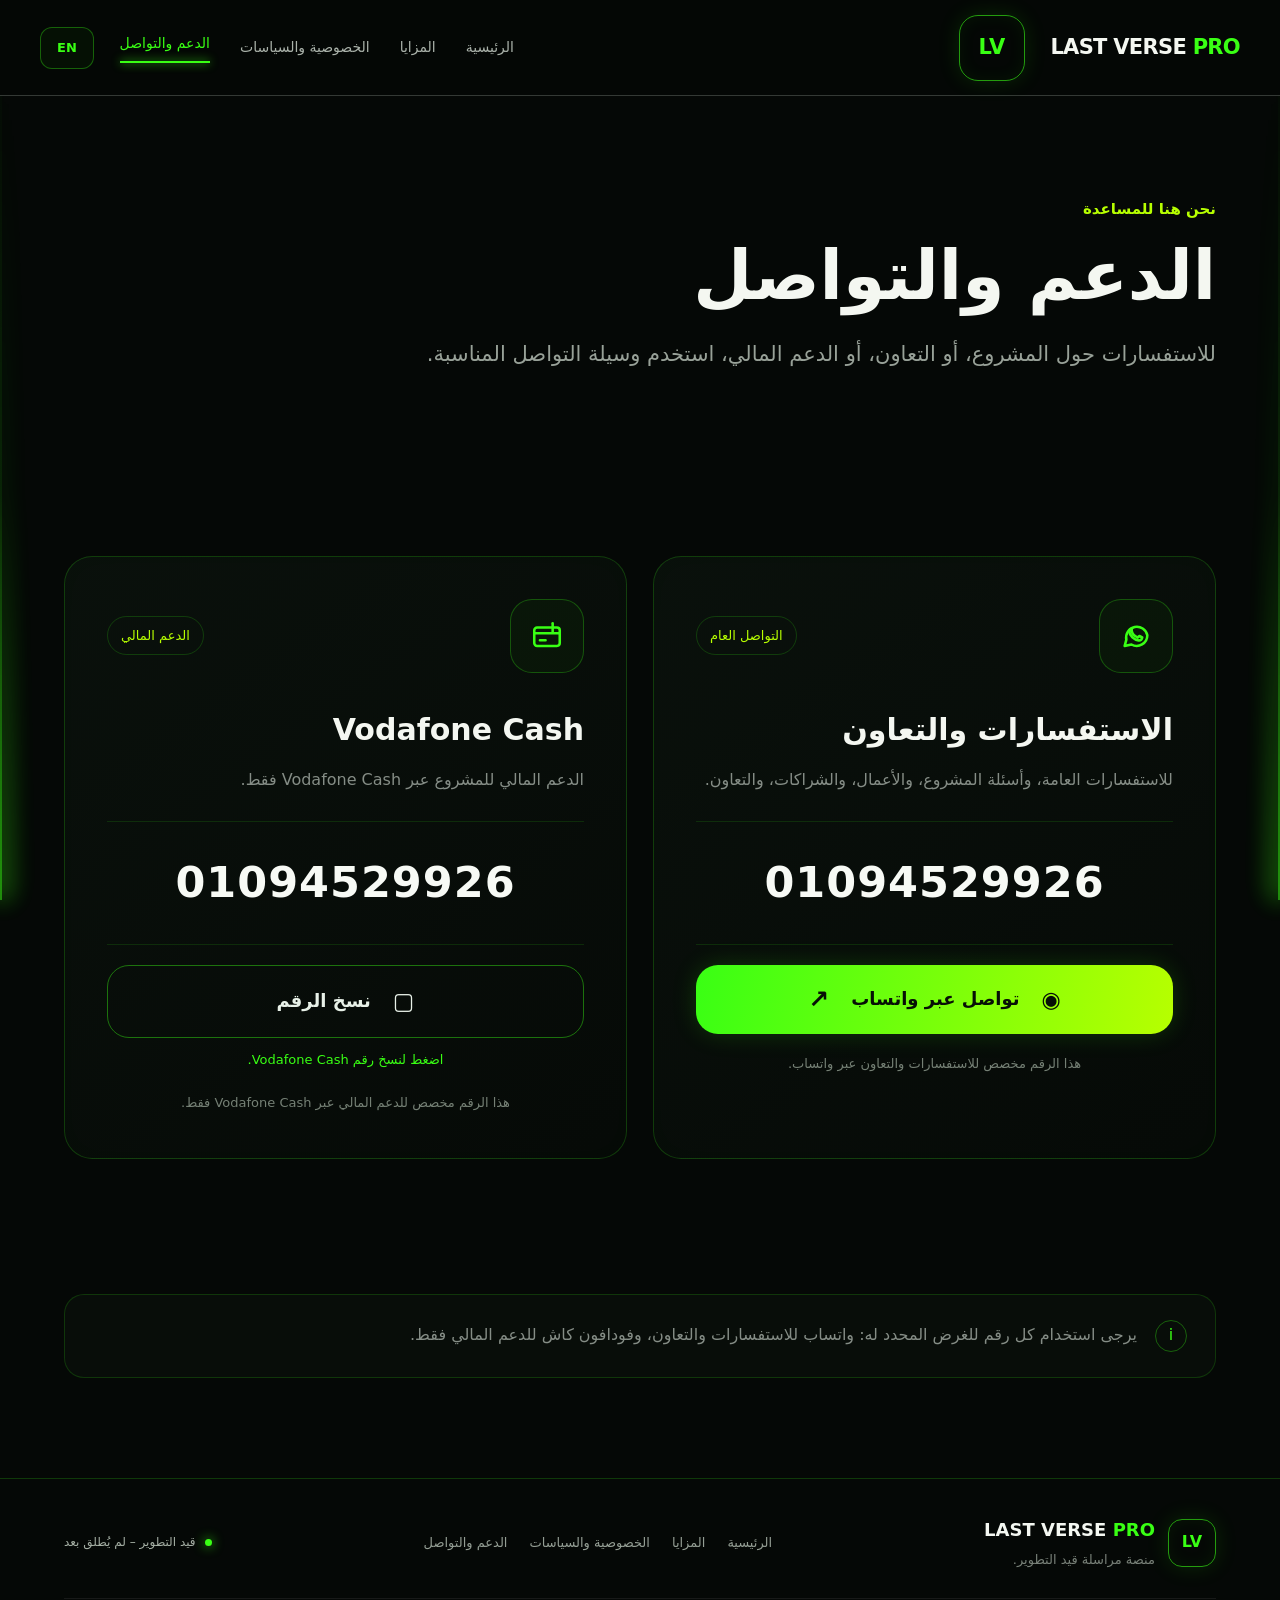
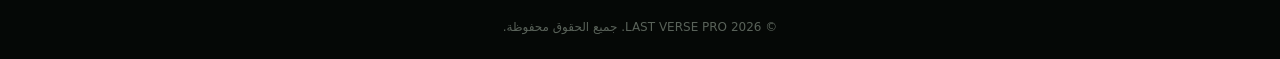
<file: support.html>
<!doctype html><html lang="ar" dir="rtl" data-page="support.html"><head><meta charset="utf-8"><meta name="viewport" content="width=device-width,initial-scale=1"><meta name="theme-color" content="#050806"><meta name="description" content="الدعم والتواصل الرسمي لمشروع LAST VERSE PRO."><title>الدعم والتواصل — LAST VERSE PRO</title><link rel="icon" href="assets/favicon.svg" type="image/svg+xml"><link rel="stylesheet" href="assets/style.css"></head><body>
  <a class="skip-link" href="#main-content" data-i18n="skipToContent">تخطي إلى المحتوى</a><div class="ambient ambient-left" aria-hidden="true"></div><div class="ambient ambient-right" aria-hidden="true"></div>
<header class="site-header"><div class="nav-wrap"><button class="menu-toggle" type="button" aria-label="فتح القائمة" aria-expanded="false" aria-controls="site-navigation"><span></span><span></span><span></span></button><a class="brand-name" href="index.html">LAST VERSE <b>PRO</b></a><a class="brand-mark" href="index.html" aria-label="الرئيسية" data-i18n-aria-label="navHome" data-ar-aria-label="الرئيسية">LV</a><nav class="main-nav" id="site-navigation" aria-label="التنقل الرئيسي" data-i18n-aria-label="navAria" data-ar-aria-label="التنقل الرئيسي"><a href="index.html" data-i18n="navHome">الرئيسية</a><a href="features.html" data-i18n="navFeatures">المزايا</a><a href="policies.html" data-i18n="navPolicies">الخصوصية والسياسات</a><a class="active" aria-current="page" href="support.html" data-i18n="navSupport">الدعم والتواصل</a></nav><button class="lang-toggle" type="button" aria-label="التبديل إلى الإنجليزية" title="تغيير اللغة">EN</button></div></header>
<main id="main-content"><section class="page-hero container"><p class="eyebrow" data-i18n="supportEyebrow">نحن هنا للمساعدة</p><h1 data-i18n="supportHero">الدعم والتواصل</h1><p class="page-lead" data-i18n="supportLead">للاستفسارات حول المشروع، أو التعاون، أو الدعم المالي، استخدم وسيلة التواصل المناسبة.</p></section>
<section class="section container contact-grid">
<article class="contact-card"><div class="contact-card-top"><span class="contact-icon whatsapp-icon"><svg viewBox="0 0 24 24"><path d="M20 11.5a7.5 7.5 0 0 1-11.2 6.5L4 19l1.2-4.4A7.5 7.5 0 1 1 20 11.5Z"/><path d="M9 8.5c.4 2 2 3.7 4.2 4.5l1.2-1 2 1c-.3 1.5-1.3 2.2-2.6 2.1-3.2-.3-6.3-3.3-6.5-6.1-.1-1.1.6-2 1.7-2.2Z"/></svg></span><span class="contact-label" data-i18n="generalContact">التواصل العام</span></div><h2 data-i18n="inquiriesTitle">الاستفسارات والتعاون</h2><p data-i18n="inquiriesText">للاستفسارات العامة، وأسئلة المشروع، والأعمال، والشراكات، والتعاون.</p><div class="phone-number" dir="ltr">01094529926</div><a class="btn btn-primary contact-button" href="https://wa.me/201094529926" target="_blank" rel="noopener noreferrer"><span class="whatsapp-mini">◉</span><span data-i18n="whatsappButton">تواصل عبر واتساب</span><span class="arrow">↗</span></a><p class="contact-footnote" data-i18n="whatsappPurpose">هذا الرقم مخصص للاستفسارات والتعاون عبر واتساب.</p></article>
<article class="contact-card cash-card"><div class="contact-card-top"><span class="contact-icon cash-icon"><svg viewBox="0 0 24 24"><rect x="3" y="6" width="18" height="13" rx="2"/><path d="M3 10h18M7 15h4"/><path d="M16 3v6"/></svg></span><span class="contact-label" data-i18n="financialSupport">الدعم المالي</span></div><h2>Vodafone Cash</h2><p data-i18n="cashText">الدعم المالي للمشروع عبر Vodafone Cash فقط.</p><div class="phone-number" dir="ltr">01094529926</div><button class="btn btn-outline copy-button" type="button" data-copy="01094529926"><span class="copy-symbol">▢</span><span data-i18n="copyNumber">نسخ الرقم</span></button><p class="copy-feedback" aria-live="polite" data-i18n="copyHint">اضغط لنسخ رقم Vodafone Cash.</p><p class="contact-footnote" data-i18n="cashPurpose">هذا الرقم مخصص للدعم المالي عبر Vodafone Cash فقط.</p></article>
</section><section class="container support-reminder"><span class="reminder-icon">i</span><p data-i18n="supportReminder">يرجى استخدام كل رقم للغرض المحدد له: واتساب للاستفسارات والتعاون، وفودافون كاش للدعم المالي فقط.</p></section></main>
<footer class="site-footer"><div class="container footer-inner"><div class="footer-brand"><span class="brand-mark small">LV</span><div><b>LAST VERSE <em>PRO</em></b><p data-i18n="footerDesc">منصة مراسلة قيد التطوير.</p></div></div><div class="footer-links"><a href="index.html" data-i18n="navHome">الرئيسية</a><a href="features.html" data-i18n="navFeatures">المزايا</a><a href="policies.html" data-i18n="navPolicies">الخصوصية والسياسات</a><a href="support.html" data-i18n="navSupport">الدعم والتواصل</a></div><div class="footer-status"><i></i><span data-i18n="status">قيد التطوير – لم يُطلق بعد</span></div></div><div class="container copyright">© <span id="year"></span> LAST VERSE PRO. <span data-i18n="rights">جميع الحقوق محفوظة.</span></div></footer><script src="assets/script.js"></script></body></html>
</file>
<file: assets/style.css>
:root{--bg:#050806;--surface:#0a100c;--surface2:#0b120d;--green:#39ff14;--lime:#b7ff00;--deep:#0d3b2e;--text:#f4f7f1;--muted:#858d86;--line:rgba(57,255,20,.16);--line-strong:rgba(57,255,20,.34);--shadow:0 0 32px rgba(57,255,20,.09)}
*{box-sizing:border-box}html{scroll-behavior:smooth;background:var(--bg)}body{margin:0;background:var(--bg);color:var(--text);font-family:"Tajawal","Cairo",system-ui,-apple-system,"Segoe UI",sans-serif;line-height:1.8;overflow-x:hidden}a{color:inherit;text-decoration:none}button{font:inherit}.container{width:min(1160px,calc(100% - 56px));margin-inline:auto}.ambient{position:fixed;top:0;bottom:0;width:2px;pointer-events:none;z-index:0;opacity:.7;background:linear-gradient(180deg,transparent,rgba(57,255,20,.12),rgba(57,255,20,.85),rgba(183,255,0,.18),transparent);background-size:100% 220%;animation:flow 9s linear infinite;filter:drop-shadow(0 0 8px rgba(57,255,20,.45))}.ambient-left{left:0}.ambient-right{right:0;animation-delay:-4.5s}.ambient:after{content:"";position:absolute;inset:0 -9px;background:inherit;filter:blur(12px);opacity:.55}@keyframes flow{0%{background-position:0 0}100%{background-position:0 220%}}
.site-header{height:102px;position:sticky;top:0;z-index:20;background:rgba(5,8,6,.94);backdrop-filter:blur(16px);border-bottom:1px solid rgba(242,255,242,.2)}.nav-wrap{width:min(1320px,calc(100% - 56px));height:100%;margin:auto;display:flex;align-items:center;gap:22px}.brand-name{font-size:21px;font-weight:850;letter-spacing:-.7px;white-space:nowrap}.brand-name b,.footer-brand em{color:var(--green);font-style:normal}.brand-mark{width:66px;height:66px;display:grid;place-items:center;border:1px solid rgba(57,255,20,.6);border-radius:19px;color:var(--green);font-weight:800;font-size:21px;box-shadow:0 0 22px rgba(57,255,20,.13),inset 0 0 18px rgba(57,255,20,.06)}.brand-mark.small{width:48px;height:48px;border-radius:14px;font-size:16px;flex:none}.main-nav{display:flex;align-items:center;gap:30px;margin-inline-start:auto}.main-nav a{font-size:14px;color:#aab2aa;transition:color .2s}.main-nav a:hover,.main-nav a.active{color:var(--green)}.main-nav a.active:after{content:"";display:block;height:2px;background:var(--green);margin-top:7px;box-shadow:0 0 10px var(--green)}.lang-toggle{border:1px solid var(--line-strong);color:var(--green);background:rgba(57,255,20,.04);border-radius:11px;padding:8px 13px;cursor:pointer;font-size:13px;font-weight:800}.menu-toggle{display:none;width:56px;height:56px;border:1px solid var(--line-strong);border-radius:15px;background:rgba(57,255,20,.035);padding:15px;cursor:pointer}.menu-toggle span{display:block;height:2px;background:#e5eee5;margin:5px 0;border-radius:4px}
.hero{min-height:690px;display:grid;grid-template-columns:1.02fr .98fr;align-items:center;gap:30px;padding-block:65px 82px;position:relative;isolation:isolate}.hero:before{content:"";position:absolute;inset:0 -30px;z-index:-2;background-color:#071407;background-image:linear-gradient(rgba(57,255,20,.055) 1px,transparent 1px),linear-gradient(90deg,rgba(57,255,20,.055) 1px,transparent 1px);background-size:108px 108px;border-inline:1px solid rgba(57,255,20,.15)}.hero:after{content:"";position:absolute;inset:0 -30px;z-index:-1;background:radial-gradient(ellipse at 82% 44%,rgba(57,255,20,.13),transparent 42%),linear-gradient(90deg,rgba(5,8,6,.08),rgba(5,8,6,.35))}.hero-copy{padding-block:36px}.status-pill{display:inline-flex;align-items:center;gap:10px;padding:8px 18px;border:1px solid rgba(57,255,20,.34);border-radius:99px;color:var(--lime);background:rgba(57,255,20,.06);font-size:14px;font-weight:750;box-shadow:0 0 20px rgba(57,255,20,.06)}.status-pill i,.footer-status i{width:10px;height:10px;background:var(--green);border-radius:50%;display:inline-block;box-shadow:0 0 12px var(--green)}.eyebrow{color:var(--lime);font-size:15px;font-weight:800;margin:30px 0 10px}.hero h1{font-size:clamp(48px,6.2vw,76px);letter-spacing:-2px;line-height:1.15;margin:22px 0 28px;white-space:nowrap;direction:ltr;text-align:right}.hero h1 em{color:var(--green);font-style:normal}.hero-lead{font-size:clamp(18px,2vw,24px);line-height:1.9;color:#9aa29a;max-width:650px;margin:0 0 44px}.hero-actions{display:flex;gap:16px;flex-wrap:wrap}.btn{min-height:64px;padding:15px 28px;border-radius:22px;display:inline-flex;justify-content:center;align-items:center;gap:22px;font-weight:850;font-size:18px;transition:transform .2s,box-shadow .2s,border-color .2s;cursor:pointer}.btn:hover{transform:translateY(-3px)}.btn-primary{background:linear-gradient(100deg,var(--green),var(--lime));color:#071006;box-shadow:0 0 25px rgba(57,255,20,.17)}.btn-primary:hover{box-shadow:0 0 34px rgba(57,255,20,.34)}.btn-outline{border:1px solid rgba(57,255,20,.42);background:rgba(5,8,6,.35);color:#e8f1e8}.btn-outline:hover{border-color:var(--green);box-shadow:var(--shadow)}.arrow{font-size:25px;line-height:1}.hero-note{display:flex;align-items:center;gap:12px;color:#788078;margin-top:42px;font-size:14px}.note-dot{color:var(--green);font-size:23px}.hero-art-wrap{position:relative;display:flex;justify-content:center;align-items:center;min-height:560px}.art-glow{position:absolute;width:75%;height:65%;border-radius:50%;background:rgba(57,255,20,.13);filter:blur(75px)}.hero-art{position:relative;width:min(100%,510px);padding:18px;background:#020403;border:1px solid rgba(57,255,20,.26);border-radius:54px;box-shadow:0 0 35px rgba(57,255,20,.1);overflow:hidden}.hero-art img{display:block;width:100%;height:auto;max-height:610px;object-fit:contain}.art-caption{display:flex;flex-direction:column;gap:3px;text-align:center;padding:10px 0 13px}.art-caption span{font-size:12px;color:#6d766d}.art-caption strong{font-size:16px;color:#f1f7ef}
.stats-section{background:#080d09;border-block:1px solid rgba(57,255,20,.1)}.stats-grid{display:grid;grid-template-columns:repeat(4,1fr);padding-block:35px}.stat{display:flex;align-items:center;gap:18px;padding:15px 22px;border-inline-start:1px solid rgba(255,255,255,.08)}.stat:first-child{border:0}.stat>strong{font-size:44px;color:var(--green);line-height:1;letter-spacing:-2px}.stat>strong.stat-word{font-size:17px;letter-spacing:0;white-space:nowrap}.stat div{display:flex;flex-direction:column;gap:3px}.stat b{font-size:16px}.stat span{font-size:13px;color:#788078}
.section{padding-block:105px}.section-heading{text-align:right;margin-bottom:45px}.section-heading h2,.section-top h2,.section-heading h2{font-size:clamp(34px,4vw,52px);line-height:1.25;margin:0 0 13px}.section-heading .eyebrow,.section-top .eyebrow{margin-top:0}.heading-line{width:150px;height:1px;background:linear-gradient(90deg,transparent,var(--green));margin-top:22px}.about-text{font-size:clamp(19px,2.2vw,25px);line-height:2;color:#a2aaa2;max-width:1000px;margin:0 0 55px}.intro-cards{display:grid;grid-template-columns:repeat(3,1fr);gap:22px}.info-card,.feature-card,.detail-card,.policy-card,.contact-card{background:linear-gradient(145deg,rgba(10,17,12,.97),rgba(6,10,7,.98));border:1px solid rgba(57,255,20,.16);border-radius:34px;box-shadow:inset 0 0 30px rgba(57,255,20,.012);transition:border-color .25s,transform .25s,box-shadow .25s}.info-card:hover,.feature-card:hover,.detail-card:hover,.policy-card:hover{border-color:rgba(57,255,20,.42);box-shadow:0 0 27px rgba(57,255,20,.07);transform:translateY(-4px)}.info-card{padding:42px 35px;min-height:280px}.icon-box,.feature-icon,.policy-icon,.contact-icon{width:76px;height:76px;border:1px solid rgba(57,255,20,.27);border-radius:22px;display:grid;place-items:center;color:var(--green);background:rgba(57,255,20,.035)}.icon-box svg,.feature-icon svg,.policy-icon svg,.contact-icon svg{width:34px;height:34px;fill:none;stroke:currentColor;stroke-width:1.8;stroke-linecap:round;stroke-linejoin:round}.info-card h3,.feature-card h3{font-size:26px;margin:26px 0 12px}.info-card p,.feature-card p{color:var(--muted);font-size:17px;line-height:1.85;margin:0}.feature-preview{background:linear-gradient(180deg,#060a07,#080d09);border-block:1px solid rgba(57,255,20,.1)}.section-top{display:flex;justify-content:space-between;align-items:end;gap:20px;margin-bottom:46px}.section-top h2{margin:0}.muted{color:var(--muted);font-size:17px;margin:10px 0 0}.text-link{color:var(--lime);font-weight:850;font-size:17px;white-space:nowrap}.text-link:hover{color:var(--green)}.preview-grid{display:grid;grid-template-columns:repeat(3,1fr);gap:22px}.feature-card{position:relative;display:block;min-height:280px;padding:34px 32px}.feature-icon{width:66px;height:66px;border-radius:18px}.feature-icon svg{width:30px;height:30px}.card-arrow{position:absolute;left:28px;top:30px;color:#687268;font-size:23px}.feature-card h3{margin-top:25px}.closing-cta{margin-block:90px 105px;padding:44px 48px;border:1px solid rgba(57,255,20,.23);border-radius:32px;background:radial-gradient(ellipse at 85% 50%,rgba(57,255,20,.09),transparent 45%),#080d09;display:flex;align-items:center;justify-content:space-between;gap:30px}.closing-cta .eyebrow{margin:0 0 8px}.closing-cta h2{font-size:34px;margin:0 0 8px}.closing-cta p:not(.eyebrow){margin:0;color:var(--muted)}
.page-hero{padding-block:100px 62px;position:relative}.page-hero .eyebrow{margin-top:0}.page-hero h1{font-size:clamp(42px,6vw,68px);margin:0 0 18px;line-height:1.25}.page-lead{font-size:21px;color:#98a198;max-width:800px;margin:0 0 30px}.feature-detail-grid{display:grid;grid-template-columns:repeat(2,1fr);gap:22px;padding-top:35px}.detail-card{padding:34px;min-height:265px}.detail-head{display:flex;align-items:center;justify-content:space-between;gap:15px}.planned-tag,.draft-label{font-size:12px;color:var(--lime);border:1px solid rgba(57,255,20,.2);background:rgba(57,255,20,.04);padding:5px 10px;border-radius:50px}.detail-card h2{font-size:27px;margin:23px 0 10px}.detail-card p{color:var(--muted);font-size:16px;line-height:1.9;margin:0}.check-list{color:#adb5ad;padding-inline-start:21px;margin:18px 0 0}.check-list li{padding:4px 0}.check-list li::marker{color:var(--green)}.metric-line{display:flex;align-items:center;gap:14px;margin-top:20px}.metric-line strong{color:var(--green);font-size:30px}.metric-line span{color:var(--muted);font-size:14px}.pricing-section,.upload-section{background:#080d09;border-block:1px solid rgba(57,255,20,.1)}.pricing-grid{display:grid;grid-template-columns:repeat(3,1fr);gap:20px}.price-card{padding:32px;border:1px solid rgba(57,255,20,.17);border-radius:27px;background:#070b08}.featured-price{border-color:rgba(57,255,20,.55);box-shadow:0 0 30px rgba(57,255,20,.08)}.price-name{font-size:12px;letter-spacing:2px;color:var(--green);font-weight:900}.price-card h3{font-size:25px;margin:10px 0 22px}.price-row{display:flex;justify-content:space-between;align-items:center;padding:12px 0;border-top:1px solid rgba(255,255,255,.07)}.price-row b{font-size:24px;color:#f3f7f2}.price-row small{font-size:11px;color:var(--green)}.price-row span{font-size:14px;color:var(--muted)}.two-col-section{display:grid;grid-template-columns:1.15fr .85fr;gap:22px}.staff-card,.languages-card{min-height:330px}.small-note{border-top:1px solid rgba(255,255,255,.08);padding-top:15px;margin-top:18px!important;font-size:14px!important}.language-list{display:flex;flex-wrap:wrap;gap:12px;margin-top:28px}.language-list span{padding:11px 18px;border:1px solid rgba(57,255,20,.22);border-radius:13px;color:#e8f4e7;background:rgba(57,255,20,.035)}.upload-grid{display:grid;grid-template-columns:repeat(3,1fr);gap:20px}.upload-card{display:flex;flex-direction:column;align-items:center;gap:5px;padding:35px;border:1px solid rgba(57,255,20,.18);border-radius:25px;background:#070b08}.upload-symbol{font-size:29px;color:var(--green)}.upload-card strong{font-size:34px;color:var(--green)}.upload-card b{font-size:18px}.upload-card span:last-child{font-size:13px;color:var(--muted)}.upload-notes{display:flex;flex-wrap:wrap;gap:12px;margin-top:24px}.upload-notes span{border:1px solid rgba(57,255,20,.16);border-radius:50px;padding:9px 16px;color:#aeb7ad;font-size:14px}
.draft-alert{display:flex;align-items:center;gap:14px;padding:15px 18px;border:1px solid rgba(183,255,0,.22);border-radius:17px;background:rgba(183,255,0,.035);max-width:850px;color:#c7d0c5}.draft-alert>span{display:grid;place-items:center;width:30px;height:30px;border-radius:50%;background:rgba(183,255,0,.14);color:var(--lime);font-weight:900;flex:none}.draft-alert p{margin:0}.policy-grid{display:grid;grid-template-columns:repeat(2,1fr);gap:22px;padding-top:35px}.policy-card{padding:38px;min-height:350px}.policy-icon{margin-bottom:24px}.policy-card .eyebrow{font-size:12px;margin:0 0 7px}.policy-card h2{font-size:27px;margin:0 0 14px}.policy-card>p:not(.eyebrow){font-size:16px;color:var(--muted);line-height:2;margin:0 0 25px}.draft-label{display:inline-block}.policy-bottom,.support-reminder{display:flex;align-items:flex-start;gap:18px;padding:25px 28px;border:1px solid rgba(57,255,20,.17);border-radius:20px;background:#080d09;margin-bottom:100px}.policy-bottom-icon,.reminder-icon{width:32px;height:32px;border:1px solid var(--line-strong);border-radius:50%;display:grid;place-items:center;color:var(--green);flex:none}.policy-bottom h3{margin:0 0 5px;font-size:18px}.policy-bottom p,.support-reminder p{color:var(--muted);margin:0;line-height:1.9}
.contact-grid{display:grid;grid-template-columns:repeat(2,1fr);gap:22px;padding-top:35px}.contact-card{padding:42px;min-height:480px}.contact-card-top{display:flex;align-items:center;justify-content:space-between}.contact-icon{width:74px;height:74px}.contact-label{padding:7px 13px;border:1px solid rgba(57,255,20,.19);border-radius:50px;color:var(--lime);font-size:13px}.contact-card h2{font-size:30px;margin:30px 0 8px}.contact-card>p{color:var(--muted);font-size:16px;line-height:1.9;margin:0}.phone-number{font-size:clamp(30px,4vw,43px);font-weight:850;letter-spacing:1px;color:#f7faf5;text-align:center;padding:22px 10px;margin:26px 0 20px;border-block:1px solid rgba(57,255,20,.13)}.contact-button,.copy-button{width:100%;min-height:60px}.copy-button{background:transparent}.contact-footnote{margin-top:18px!important;font-size:13px!important;color:#758075!important;text-align:center}.copy-feedback{margin:10px 0 0!important;text-align:center;color:var(--green)!important;min-height:25px;font-size:13px!important}.whatsapp-mini{font-size:22px}.copy-symbol{font-size:23px}.support-reminder{margin-top:45px;margin-bottom:100px;align-items:center}
.site-footer{border-top:1px solid rgba(57,255,20,.2);background:#050806;padding:35px 0 20px;position:relative;z-index:1}.footer-inner{display:flex;align-items:center;justify-content:space-between;gap:25px;padding-bottom:27px}.footer-brand{display:flex;align-items:center;gap:13px}.footer-brand b{font-size:18px}.footer-brand p{margin:2px 0 0;color:#788078;font-size:13px}.footer-links{display:flex;gap:22px;flex-wrap:wrap}.footer-links a{color:#949e94;font-size:13px}.footer-links a:hover{color:var(--green)}.footer-status{display:flex;align-items:center;gap:9px;color:#a6b0a5;font-size:12px}.footer-status i{width:7px;height:7px}.copyright{padding-top:18px;border-top:1px solid rgba(255,255,255,.07);text-align:center;color:#596259;font-size:12px}
[dir="ltr"] body{text-align:left}[dir="ltr"] .hero h1{text-align:left}[dir="ltr"] .section-heading{text-align:left}[dir="ltr"] .check-list{padding-inline-start:21px;padding-inline-end:0}[dir="ltr"] .main-nav a.active:after{direction:ltr}
@media(max-width:900px){.main-nav{gap:16px}.nav-wrap{gap:15px}.hero{grid-template-columns:1fr;gap:5px;padding-top:52px}.hero-copy{padding-bottom:0}.hero-art-wrap{min-height:400px}.hero-art{width:min(78%,440px)}.stats-grid{grid-template-columns:repeat(2,1fr)}.stat:nth-child(3){border-inline-start:0}.intro-cards,.preview-grid{grid-template-columns:repeat(2,1fr)}.footer-inner{flex-wrap:wrap}.footer-links{order:3;width:100%}}
@media(max-width:680px){.container{width:calc(100% - 38px)}.site-header{height:88px}.nav-wrap{width:calc(100% - 34px);gap:12px;direction:ltr}.menu-toggle{display:block;flex:none;width:54px;height:54px;padding:13px}.brand-name{margin-inline-start:auto;font-size:17px;direction:ltr}.brand-mark{width:54px;height:54px;border-radius:16px;font-size:18px;flex:none}.lang-toggle{position:absolute;top:17px;left:78px;z-index:2;background:#081009}.main-nav{display:none;position:absolute;top:88px;left:0;right:0;margin:0;padding:15px 20px 22px;background:rgba(5,8,6,.98);border-bottom:1px solid var(--line-strong);flex-direction:column;align-items:stretch;gap:0;box-shadow:0 14px 25px rgba(0,0,0,.35)}.main-nav.open{display:flex}.main-nav a{padding:12px 5px;border-bottom:1px solid rgba(255,255,255,.06);font-size:15px}.main-nav a.active:after{display:none}.hero{width:100%;padding:55px 19px 55px;min-height:0}.hero:before,.hero:after{inset:0}.hero-copy{padding:0}.status-pill{font-size:12px;padding:7px 13px}.eyebrow{font-size:13px;margin-top:24px}.hero h1{font-size:clamp(40px,10vw,58px);letter-spacing:-1.8px;margin:19px 0 22px}.hero-lead{font-size:18px;line-height:1.85;margin-bottom:30px}.hero-actions{display:grid;grid-template-columns:1fr;gap:12px}.btn{width:100%;min-height:60px;border-radius:19px;font-size:17px}.hero-note{font-size:12px;margin-top:27px;align-items:flex-start}.hero-art-wrap{min-height:0;padding-top:35px}.hero-art{width:100%;border-radius:34px;padding:10px}.hero-art img{max-height:460px}.art-caption strong{font-size:14px}.stats-grid{grid-template-columns:1fr;padding-block:10px}.stat{padding:18px 8px;border-inline-start:0;border-bottom:1px solid rgba(255,255,255,.07)}.stat:last-child{border-bottom:0}.stat>strong{min-width:75px;font-size:38px}.stat>strong.stat-word{font-size:15px}.section{padding-block:70px}.section-heading h2,.section-top h2{font-size:34px}.about-text{font-size:18px;margin-bottom:35px}.intro-cards,.preview-grid,.feature-detail-grid,.pricing-grid,.two-col-section,.policy-grid,.contact-grid,.upload-grid{grid-template-columns:1fr}.info-card{min-height:0;padding:30px 26px;border-radius:27px}.info-card h3,.feature-card h3{font-size:23px}.section-top{display:block}.text-link{display:inline-block;margin-top:22px}.feature-card{min-height:240px;padding:29px 25px;border-radius:27px}.closing-cta{width:calc(100% - 38px);margin-block:60px;padding:30px 25px;display:block;border-radius:27px}.closing-cta h2{font-size:29px}.closing-cta .btn{margin-top:22px}.page-hero{padding-block:65px 35px}.page-hero h1{font-size:42px}.page-lead{font-size:18px}.detail-card,.policy-card,.contact-card{padding:28px 24px;border-radius:27px;min-height:0}.detail-card h2,.policy-card h2{font-size:24px}.pricing-section,.upload-section{padding-block:65px}.price-card{padding:27px}.staff-card,.languages-card{min-height:0}.upload-notes{display:grid;grid-template-columns:1fr}.draft-alert{align-items:flex-start;font-size:14px}.policy-bottom,.support-reminder{margin-bottom:65px;padding:20px;gap:12px}.contact-card h2{font-size:26px;margin-top:22px}.phone-number{font-size:35px;padding:18px 5px}.footer-inner{display:grid;grid-template-columns:1fr;gap:20px}.footer-links{order:0;display:grid;grid-template-columns:1fr 1fr;gap:13px}.footer-status{font-size:12px}.ambient{opacity:.4}.lang-toggle{top:17px;left:78px;padding:7px 10px}.hero:before{background-size:78px 78px}}
@media(prefers-reduced-motion:reduce){*,*::before,*::after{scroll-behavior:auto!important;animation-duration:.01ms!important;animation-iteration-count:1!important;transition-duration:.01ms!important}.ambient{display:none}}


/* Stability, accessible controls, and responsive layout refinement */
:root {
  --content-max: 1240px;
  --page-gutter: clamp(16px, 4vw, 40px);
  --card-radius: clamp(20px, 2.2vw, 30px);
  --soft-border: rgba(57, 255, 20, .2);
}

html { scroll-padding-top: 110px; }
body { overflow-x: clip; }
img, svg { max-width: 100%; }
.container, .nav-wrap, .hero-copy, .hero-art-wrap, .stat, .info-card,
.feature-card, .detail-card, .policy-card, .contact-card, .price-card,
.upload-card, .closing-cta { min-width: 0; }
.container { width: min(var(--content-max), calc(100% - (var(--page-gutter) * 2))); }

button, a { -webkit-tap-highlight-color: transparent; }
a:focus-visible, button:focus-visible {
  outline: 3px solid var(--lime);
  outline-offset: 4px;
}

.skip-link {
  position: fixed;
  inset-block-start: 12px;
  inset-inline-start: 12px;
  z-index: 100;
  padding: 10px 16px;
  border: 1px solid var(--lime);
  border-radius: 12px;
  background: #071009;
  color: #fff;
  transform: translateY(-160%);
  transition: transform .2s ease;
}
.skip-link:focus { transform: translateY(0); }

.lang-toggle {
  position: relative;
  z-index: 25;
  flex: 0 0 auto;
  min-width: 54px;
  min-height: 42px;
  padding: 8px 14px;
  border-radius: 12px;
  line-height: 1.2;
  white-space: nowrap;
  transition: background .2s ease, border-color .2s ease, box-shadow .2s ease;
}
.lang-toggle:hover {
  border-color: var(--lime);
  background: rgba(57, 255, 20, .1);
  box-shadow: 0 0 18px rgba(57, 255, 20, .12);
}
.menu-toggle { flex: 0 0 auto; }
.main-nav a { line-height: 1.5; }
.hero h1 {
  max-width: 100%;
  white-space: normal;
  overflow-wrap: normal;
  text-wrap: balance;
}
.hero-lead, .page-lead, .about-text, .detail-card p, .policy-card p,
.contact-card p, .closing-cta p { overflow-wrap: break-word; }
.hero-art img { max-width: 100%; }
.info-card, .feature-card, .detail-card, .policy-card, .contact-card,
.price-card, .upload-card, .closing-cta {
  border-radius: var(--card-radius);
  border-color: var(--soft-border);
}

/* Tablet and compact navigation: no compressed desktop links or overlapping controls. */
@media (max-width: 980px) {
  .site-header { height: 88px; }
  .nav-wrap {
    position: relative;
    width: calc(100% - 28px);
    gap: clamp(7px, 1.8vw, 14px);
    direction: ltr;
  }
  .menu-toggle {
    display: block;
    width: 46px;
    height: 46px;
    padding: 10px;
    border-radius: 13px;
  }
  .brand-name {
    margin-inline-start: auto;
    font-size: clamp(14px, 2.2vw, 19px);
    letter-spacing: -.45px;
    direction: ltr;
  }
  .brand-mark {
    width: 48px;
    height: 48px;
    border-radius: 14px;
    font-size: 18px;
    flex: 0 0 auto;
  }
  .lang-toggle {
    position: static;
    min-width: 46px;
    min-height: 44px;
    margin: 0;
    padding: 8px 10px;
  }
  .main-nav {
    display: none;
    position: absolute;
    top: calc(100% + 1px);
    left: 0;
    right: 0;
    z-index: 30;
    margin: 0;
    padding: 12px 18px 18px;
    border: 1px solid var(--line-strong);
    border-top: 0;
    border-radius: 0 0 18px 18px;
    background: rgba(5, 8, 6, .985);
    box-shadow: 0 18px 30px rgba(0, 0, 0, .42);
    flex-direction: column;
    align-items: stretch;
    gap: 0;
    direction: inherit;
  }
  .main-nav.open { display: flex; }
  .main-nav a { padding: 12px 5px; border-bottom: 1px solid rgba(255,255,255,.07); }
  .main-nav a:last-child { border-bottom: 0; }
  .main-nav a.active:after { display: none; }
  .hero h1 { font-size: clamp(38px, 6vw, 58px); }
}

/* Dedicated computer layout for wide laptop and desktop screens. */
@media (min-width: 1200px) {
  :root { --content-max: 1280px; --page-gutter: clamp(48px, 5vw, 88px); }
  .nav-wrap { width: min(1360px, calc(100% - 80px)); gap: clamp(20px, 2vw, 32px); }
  .site-header { height: 96px; }
  .hero {
    min-height: min(780px, calc(100vh - 96px));
    grid-template-columns: minmax(0, 1.04fr) minmax(0, .96fr);
    gap: clamp(38px, 4.5vw, 78px);
    padding-block: clamp(62px, 6vw, 92px);
  }
  .hero-art { width: min(100%, 550px); }
  .stats-grid { padding-block: 42px; }
  .section { padding-block: clamp(90px, 7vw, 118px); }
  .intro-cards, .preview-grid, .feature-detail-grid, .policy-grid, .contact-grid { gap: 26px; }
  .footer-inner { gap: 34px; }
}

@media (max-width: 680px) {
  .container { width: calc(100% - 32px); }
  .nav-wrap { width: calc(100% - 20px); gap: 7px; }
  .menu-toggle { width: 43px; height: 43px; padding: 9px; }
  .brand-name { font-size: 14px; letter-spacing: -.5px; }
  .brand-mark { width: 43px; height: 43px; border-radius: 12px; font-size: 16px; }
  .lang-toggle { min-width: 43px; min-height: 42px; padding-inline: 8px; }
  .hero { width: 100%; padding-inline: 16px; }
  .hero h1 { font-size: clamp(30px, 9.4vw, 48px); letter-spacing: -1px; line-height: 1.14; }
  .page-hero h1 { font-size: clamp(32px, 9vw, 44px); overflow-wrap: anywhere; }
  .hero-art { width: 100%; }
  .phone-number { overflow-wrap: anywhere; }
}

@media (max-width: 360px) {
  .nav-wrap { gap: 5px; }
  .brand-name { font-size: 13px; }
  .brand-mark { width: 40px; height: 40px; }
  .lang-toggle { min-width: 40px; padding-inline: 6px; }
  .hero h1 { font-size: 30px; }
}

@media (prefers-reduced-motion: reduce) {
  html { scroll-behavior: auto; }
  .skip-link, .lang-toggle, .main-nav, .btn { transition: none !important; }
}

@media (max-width: 980px) {
  .hero::before,
  .hero::after { inset-inline: 0; }
}
</file>
